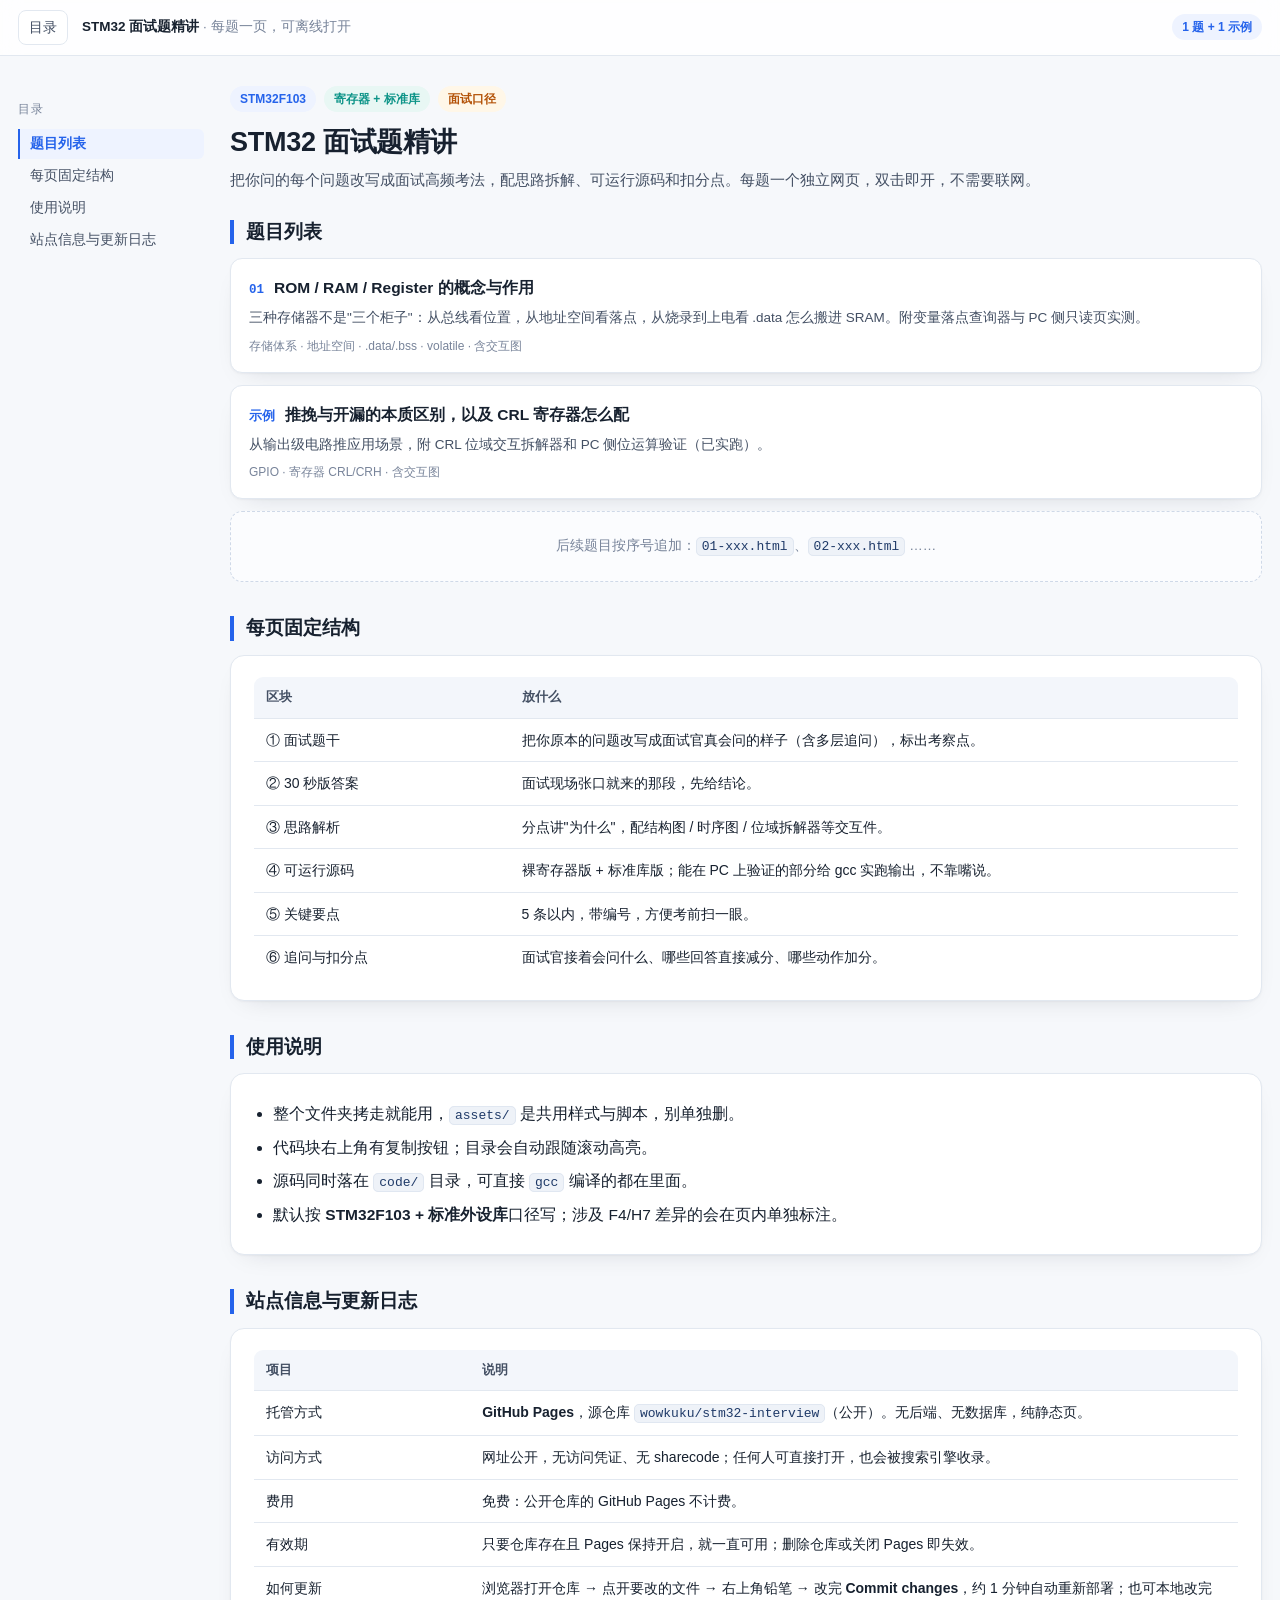
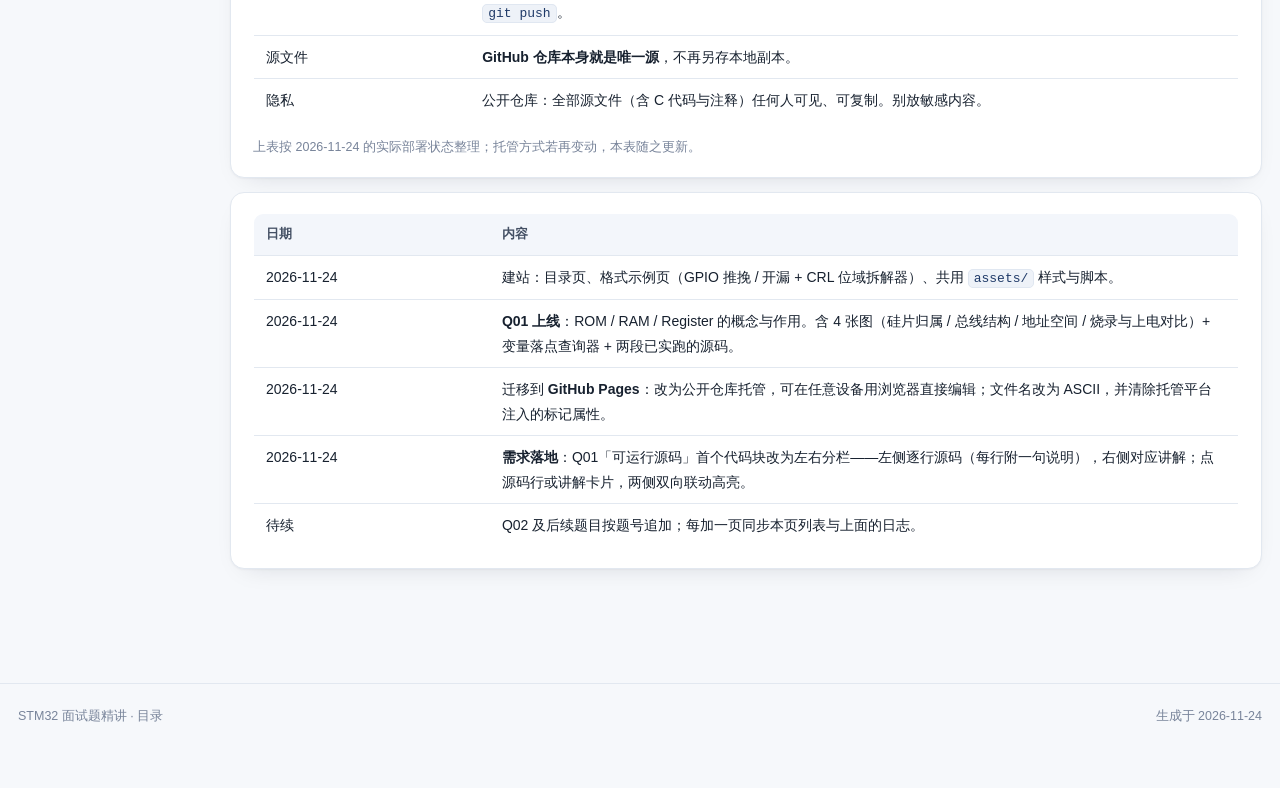
<file: index.html>
<!DOCTYPE html>
<!--
================================================================================
 [项目] STM32 面试题精讲 · 可视化讲解网页系列
 [本页] 目录页（系列入口）
 [生成] 2026-11-24　｜　同目录 README.md 是项目总说明，改代码前先读它
================================================================================

 [目的]
   把学习者连续提出的 STM32 问题，逐题做成独立的单页讲解（面试口径 + 可运行源码）。
   本页是入口：列出所有题目、说明每页的固定结构，便于按题号查阅与复习。

 [维护点] 本页唯一需要人工维护的是题目列表
   新增一个题目页后，在 <div class="plist" id="plist"> 里按序号补一条：
     <a class="pitem" href="NN-英文短名.html"> 内含 pno（题号）/ pt（标题）/ pd（摘要）/ pm（标签）
   顶部"题数"计数与页尾日期由脚本与人工同步。

 [技术结构]
   零依赖、纯离线。共用资源：assets/style.css（样式）、assets/app.js（代码着色 /
   复制按钮 / 目录高亮 / 阅读进度）。本页专属 <script> 仅统计题目条数。

 [事实口径]
   全系列按 STM32F103 + 标准外设库口径；寄存器地址取自 RM0008。

 [修改要求] 后来者（含 AI）必须遵守
   1 不改动 assets/ 两个共用文件，换主题只改 :root 变量。
   2 新增页面必须补列表项，题号与文件名前缀一致。
   3 正文用中文引号，代码与属性用 ASCII 直引号。
   4 本注释内禁止出现连续两个英文字符减号，分隔线统一用等号。
================================================================================
-->
<html lang="zh-CN">
<head>
<meta charset="utf-8">
<meta content="width=device-width, initial-scale=1" name="viewport">
<title>STM32 面试题精讲 · 目录</title>
<link href="assets/style.css" rel="stylesheet">
</head>
<body>
<div id="progress"></div>

<div class="topbar">
  <div class="inner">
    <a class="home" href="index.html">目录</a>
    <span class="crumb"><b>STM32 面试题精讲</b> · 每题一页，可离线打开</span>
    <span class="chip b" id="counter" style="margin-left:auto">0 题</span>
  </div>
</div>

<div class="layout">
  <aside class="toc">
    <div class="toc-title">目录</div>
    <nav id="toc"></nav>
  </aside>

  <main>
    <div class="hero">
      <div class="tagrow">
        <span class="chip b">STM32F103</span>
        <span class="chip t">寄存器 + 标准库</span>
        <span class="chip w">面试口径</span>
      </div>
      <h1>STM32 面试题精讲</h1>
      <p class="sub">把你问的每个问题改写成面试高频考法，配思路拆解、可运行源码和扣分点。每题一个独立网页，双击即开，不需要联网。</p>
    </div>

    <section class="sec">
      <h2 data-toc="题目列表" id="list">题目列表</h2>
      <div class="plist" id="plist">
        <a class="pitem" href="01-ROM-RAM-Register.html">
          <div class="ph"><span class="pno">01</span><span class="pt">ROM / RAM / Register 的概念与作用</span></div>
          <p class="pd">三种存储器不是"三个柜子"：从总线看位置，从地址空间看落点，从烧录到上电看 .data 怎么搬进 SRAM。附变量落点查询器与 PC 侧只读页实测。</p>
          <div class="pm">存储体系 · 地址空间 · .data/.bss · volatile · 含交互图</div>
        </a>
        <a class="pitem" href="00-demo-gpio-push-pull.html">
          <div class="ph"><span class="pno">示例</span><span class="pt">推挽与开漏的本质区别，以及 CRL 寄存器怎么配</span></div>
          <p class="pd">从输出级电路推应用场景，附 CRL 位域交互拆解器和 PC 侧位运算验证（已实跑）。</p>
          <div class="pm">GPIO · 寄存器 CRL/CRH · 含交互图</div>
        </a>
        <div class="pempty">后续题目按序号追加：<code>01-xxx.html</code>、<code>02-xxx.html</code> ……</div>
      </div>
    </section>

    <section class="sec">
      <h2 data-toc="每页固定结构" id="spec">每页固定结构</h2>
      <div class="card">
        <div class="tablewrap">
          <table class="t">
            <thead><tr><th style="width:26%">区块</th><th>放什么</th></tr></thead>
            <tbody>
              <tr><td>① 面试题干</td><td>把你原本的问题改写成面试官真会问的样子（含多层追问），标出考察点。</td></tr>
              <tr><td>② 30 秒版答案</td><td>面试现场张口就来的那段，先给结论。</td></tr>
              <tr><td>③ 思路解析</td><td>分点讲"为什么"，配结构图 / 时序图 / 位域拆解器等交互件。</td></tr>
              <tr><td>④ 可运行源码</td><td>裸寄存器版 + 标准库版；能在 PC 上验证的部分给 gcc 实跑输出，不靠嘴说。</td></tr>
              <tr><td>⑤ 关键要点</td><td>5 条以内，带编号，方便考前扫一眼。</td></tr>
              <tr><td>⑥ 追问与扣分点</td><td>面试官接着会问什么、哪些回答直接减分、哪些动作加分。</td></tr>
            </tbody>
          </table>
        </div>
      </div>
    </section>

    <section class="sec">
      <h2 data-toc="使用说明" id="notes">使用说明</h2>
      <div class="card">
        <ul class="plain">
          <li>整个文件夹拷走就能用，<code>assets/</code> 是共用样式与脚本，别单独删。</li>
          <li>代码块右上角有复制按钮；目录会自动跟随滚动高亮。</li>
          <li>源码同时落在 <code>code/</code> 目录，可直接 <code>gcc</code> 编译的都在里面。</li>
          <li>默认按 <b>STM32F103 + 标准外设库</b>口径写；涉及 F4/H7 差异的会在页内单独标注。</li>
        </ul>
      </div>
    </section>
      <section class="sec">
      <h2 id="site" data-toc="站点信息与更新日志">站点信息与更新日志</h2>

      <div class="card">
        <div class="tablewrap">
          <table class="t">
            <thead><tr><th style="width:22%">项目</th><th>说明</th></tr></thead>
            <tbody>
              <tr><td>托管方式</td><td><b>GitHub Pages</b>，源仓库 <code>wowkuku/stm32-interview</code>（公开）。无后端、无数据库，纯静态页。</td></tr>
              <tr><td>访问方式</td><td>网址公开，无访问凭证、无 sharecode；任何人可直接打开，也会被搜索引擎收录。</td></tr>
              <tr><td>费用</td><td>免费：公开仓库的 GitHub Pages 不计费。</td></tr>
              <tr><td>有效期</td><td>只要仓库存在且 Pages 保持开启，就一直可用；删除仓库或关闭 Pages 即失效。</td></tr>
              <tr><td>如何更新</td><td>浏览器打开仓库 → 点开要改的文件 → 右上角铅笔 → 改完 <b>Commit changes</b>，约 1 分钟自动重新部署；也可本地改完 <code>git push</code>。</td></tr>
              <tr><td>源文件</td><td><b>GitHub 仓库本身就是唯一源</b>，不再另存本地副本。</td></tr>
              <tr><td>隐私</td><td>公开仓库：全部源文件（含 C 代码与注释）任何人可见、可复制。别放敏感内容。</td></tr>
            </tbody>
          </table>
        </div>
        <p class="note-line">上表按 2026-11-24 的实际部署状态整理；托管方式若再变动，本表随之更新。</p>
      </div>

      <div class="card">
        <div class="tablewrap">
          <table class="t">
            <thead><tr><th style="width:24%">日期</th><th>内容</th></tr></thead>
            <tbody>
              <tr><td>2026-11-24</td><td>建站：目录页、格式示例页（GPIO 推挽 / 开漏 + CRL 位域拆解器）、共用 <code>assets/</code> 样式与脚本。</td></tr>
              <tr><td>2026-11-24</td><td><b>Q01 上线</b>：ROM / RAM / Register 的概念与作用。含 4 张图（硅片归属 / 总线结构 / 地址空间 / 烧录与上电对比）+ 变量落点查询器 + 两段已实跑的源码。</td></tr>
              <tr><td>2026-11-24</td><td>迁移到 <b>GitHub Pages</b>：改为公开仓库托管，可在任意设备用浏览器直接编辑；文件名改为 ASCII，并清除托管平台注入的标记属性。</td></tr>
              <tr><td>2026-11-24</td><td><b>需求落地</b>：Q01「可运行源码」首个代码块改为左右分栏——左侧逐行源码（每行附一句说明），右侧对应讲解；点源码行或讲解卡片，两侧双向联动高亮。</td></tr>
              <tr><td>待续</td><td>Q02 及后续题目按题号追加；每加一页同步本页列表与上面的日志。</td></tr>
            </tbody>
          </table>
        </div>
      </div>
    </section>
  </main>
</div>

<footer class="pg">
  <span>STM32 面试题精讲 · 目录</span>
  <span>生成于 2026-11-24</span>
</footer>

<script src="assets/app.js"></script>
<script>
(function () {
  var n = document.querySelectorAll('#plist a.pitem').length;
  var el = document.getElementById('counter');
  if (el) el.textContent = (n - 1 > 0 ? n - 1 : 0) + ' 题 + 1 示例';
})();
</script>
</body>
</html>
</file>
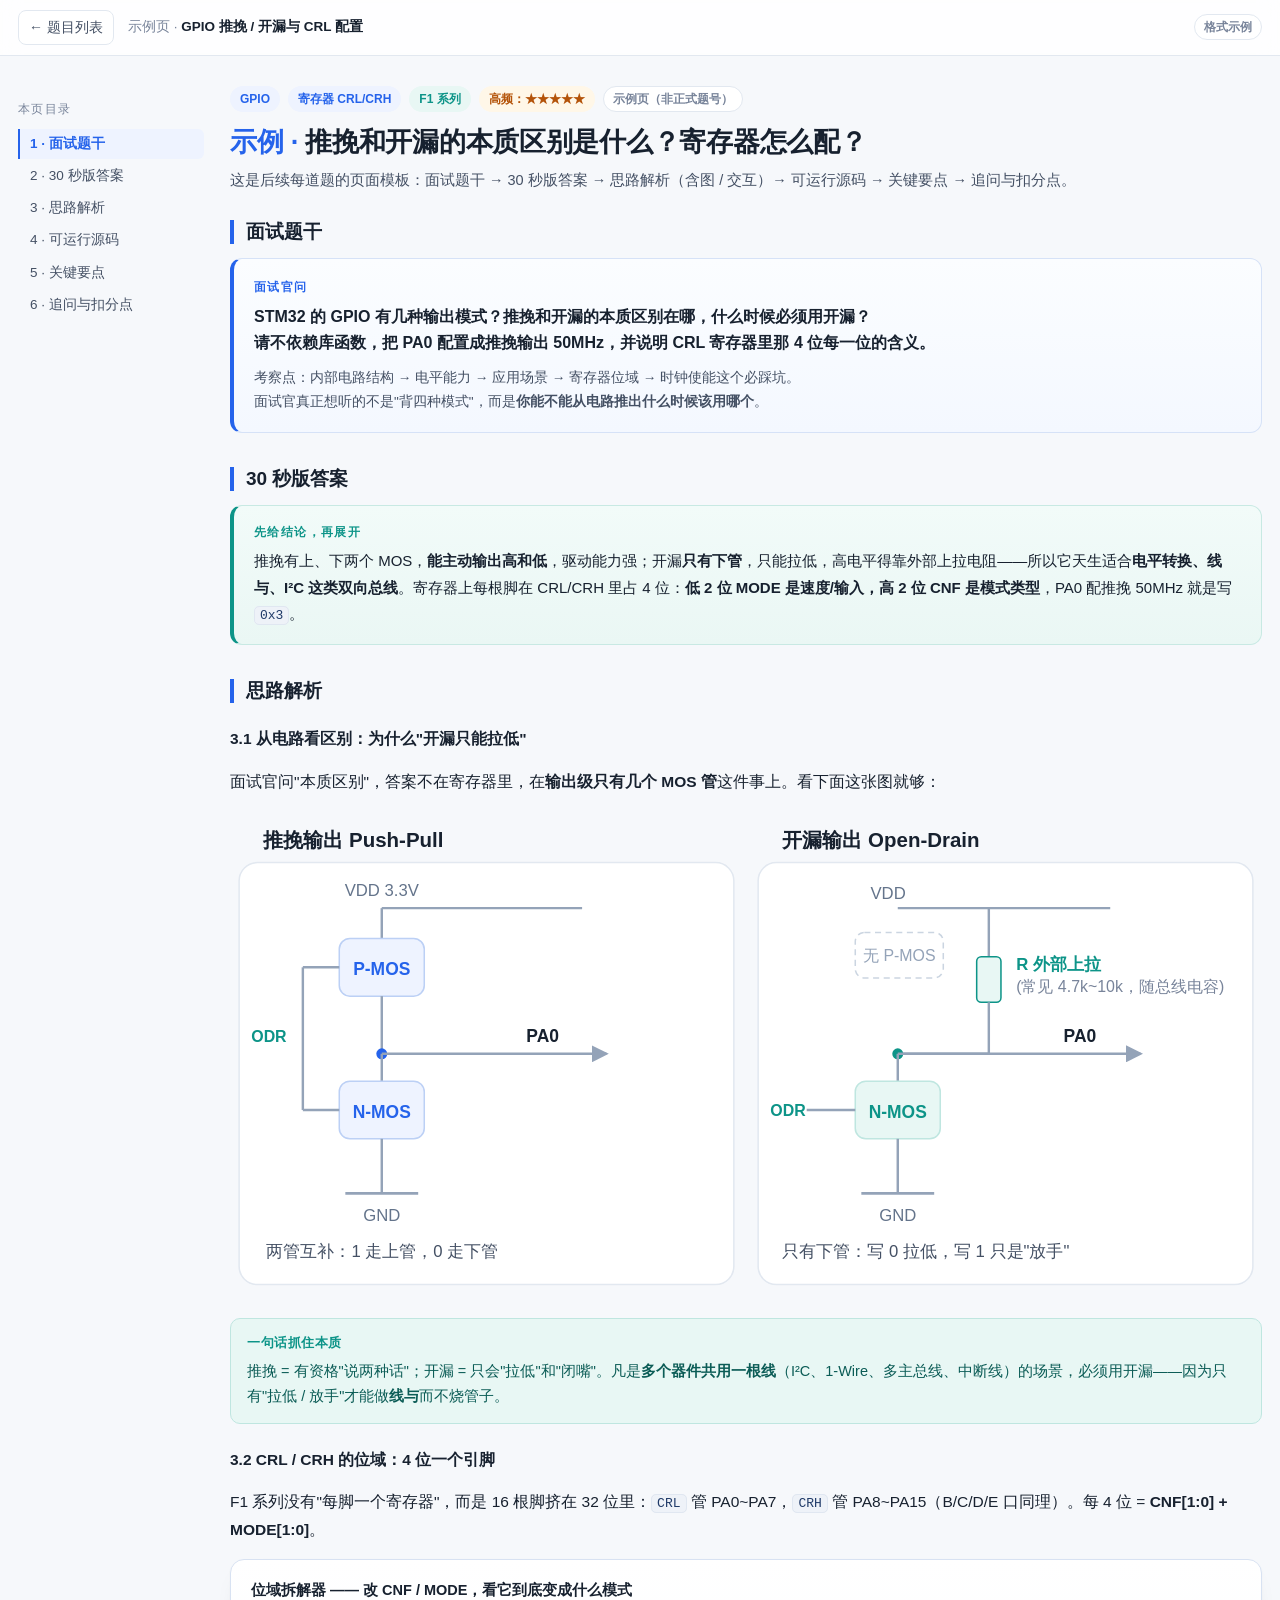
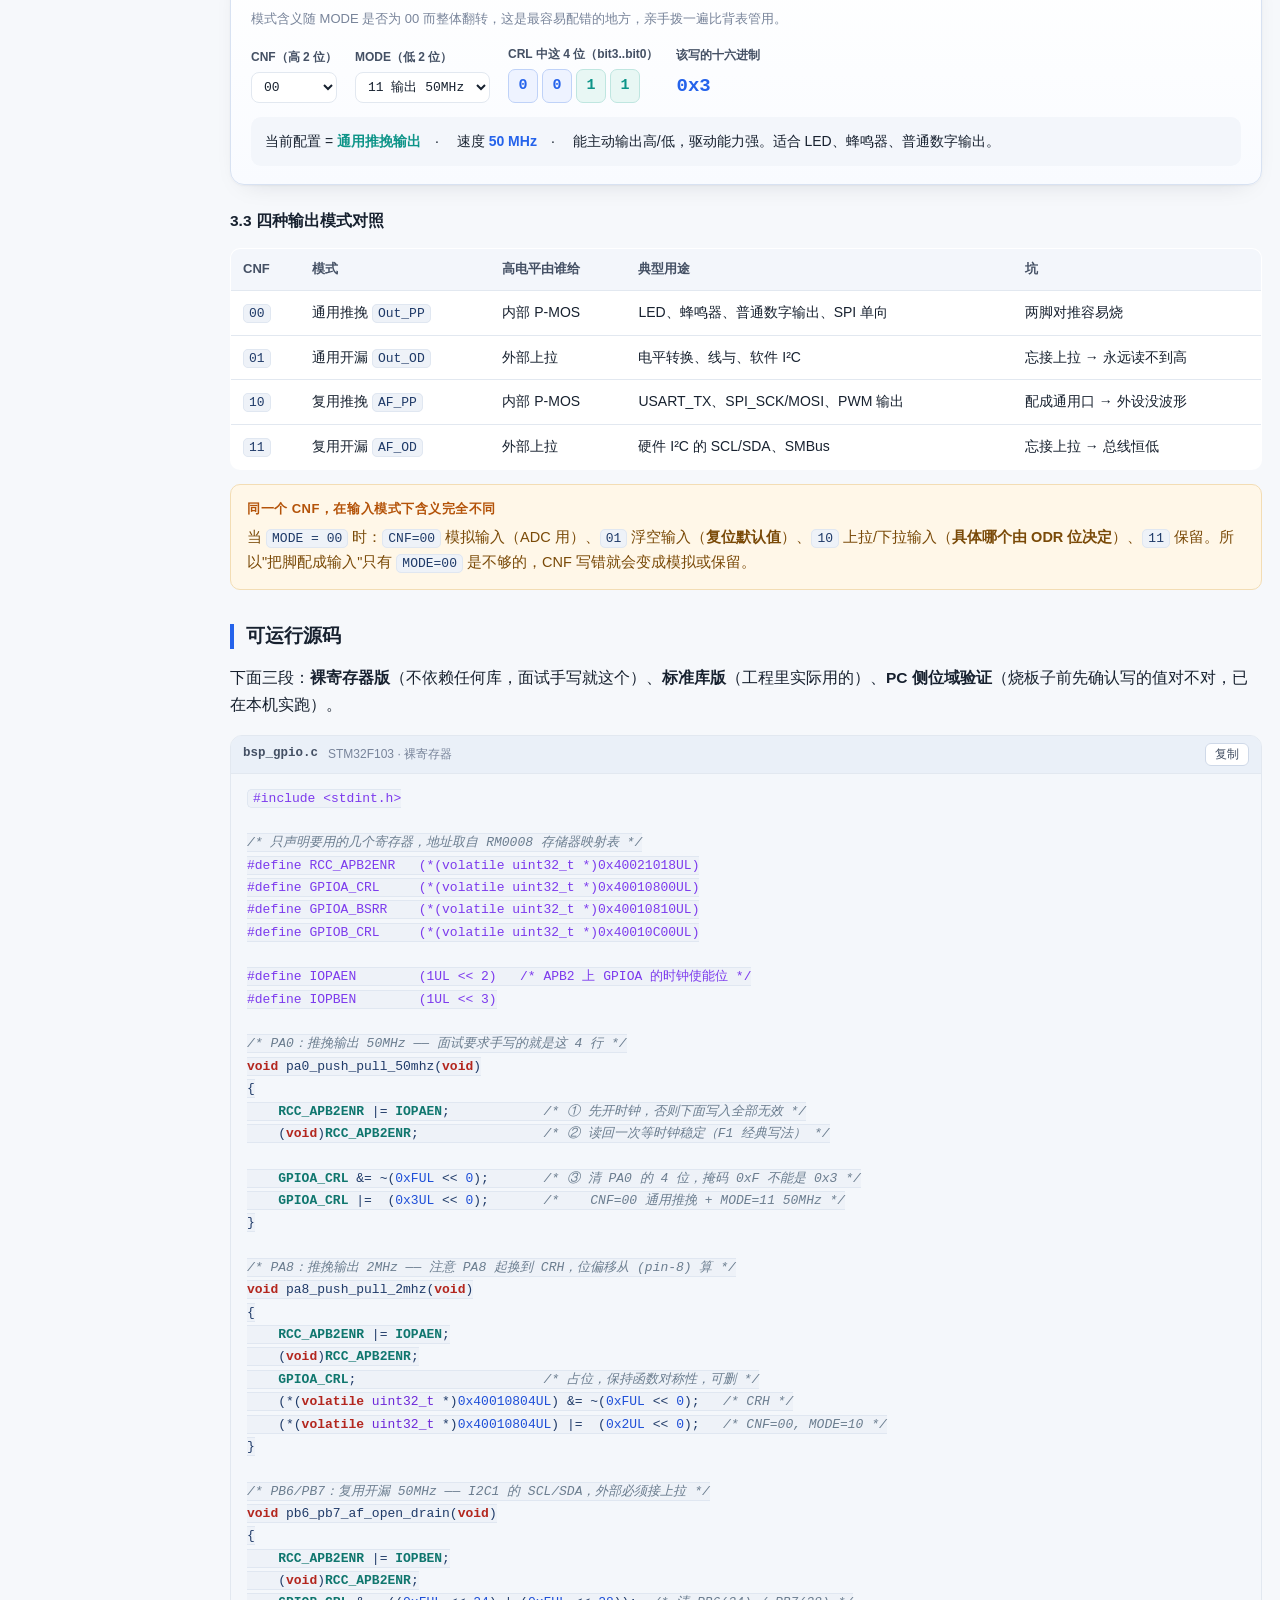
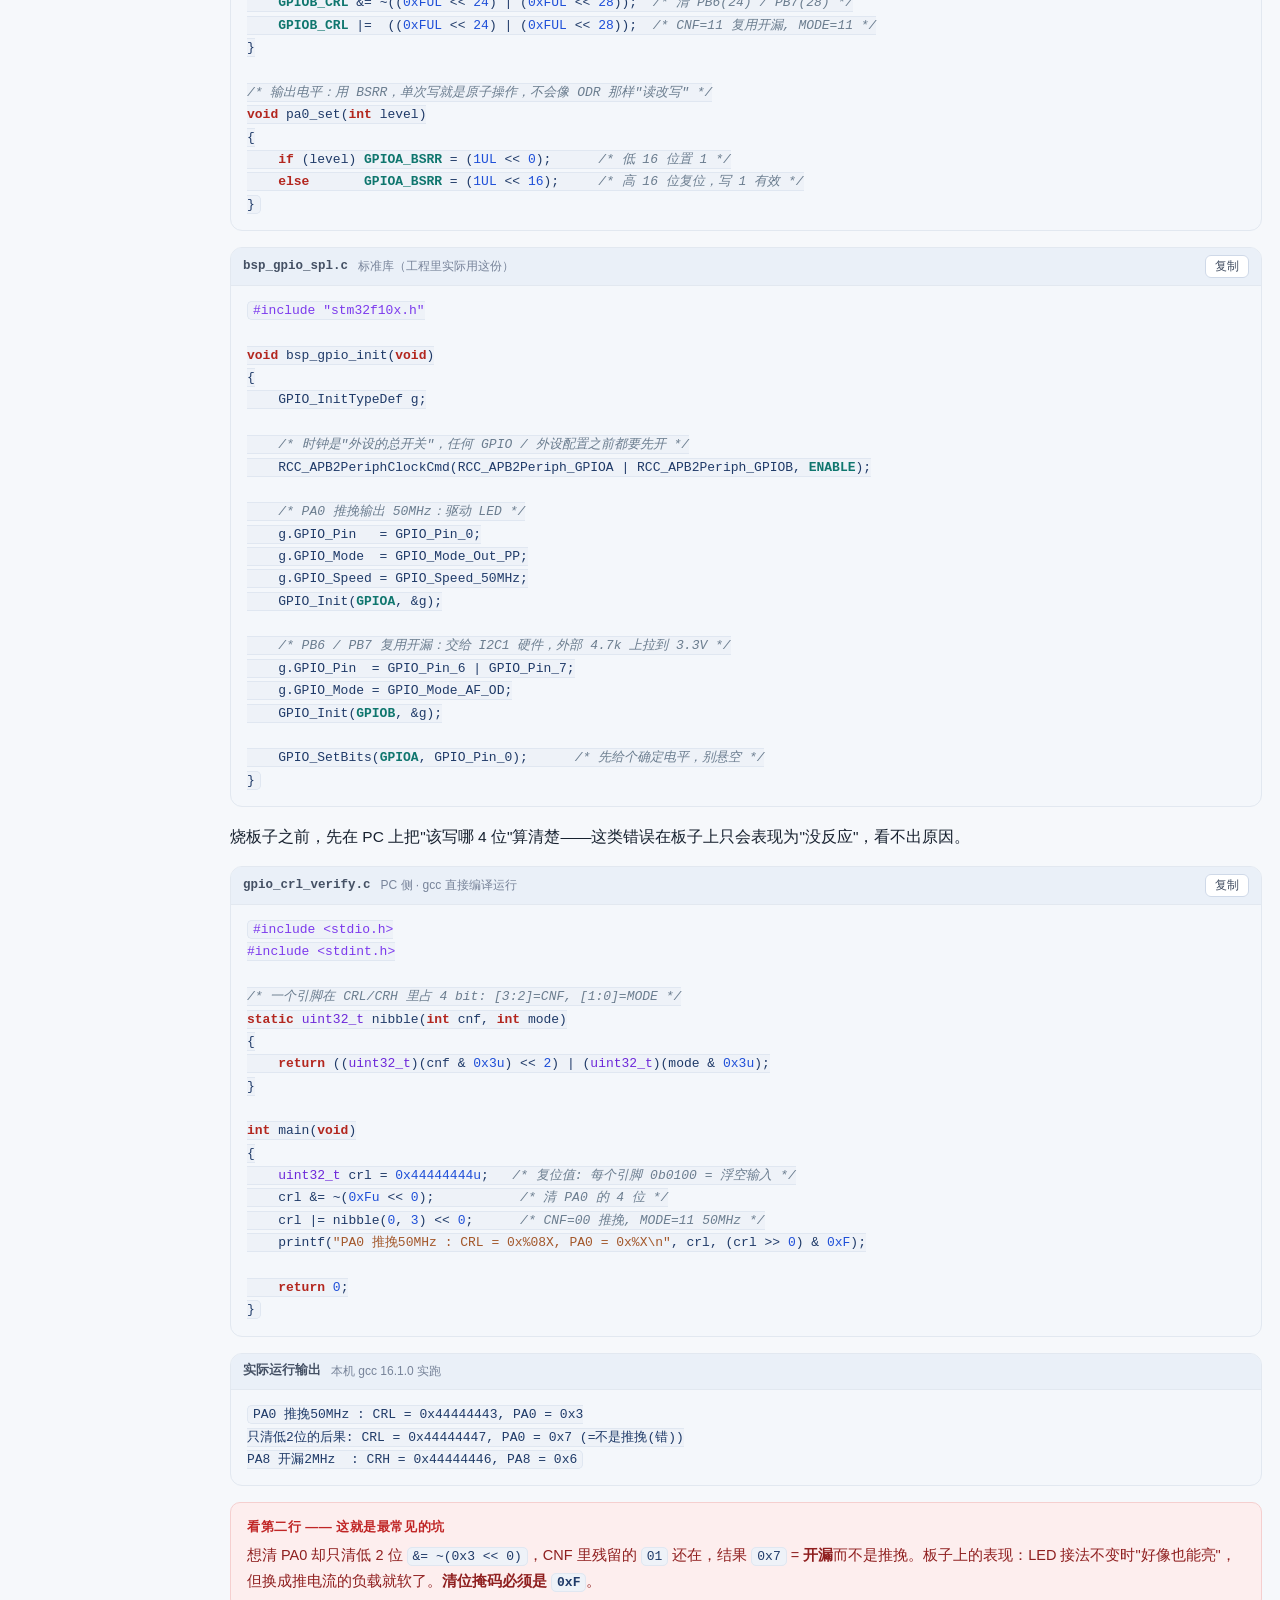
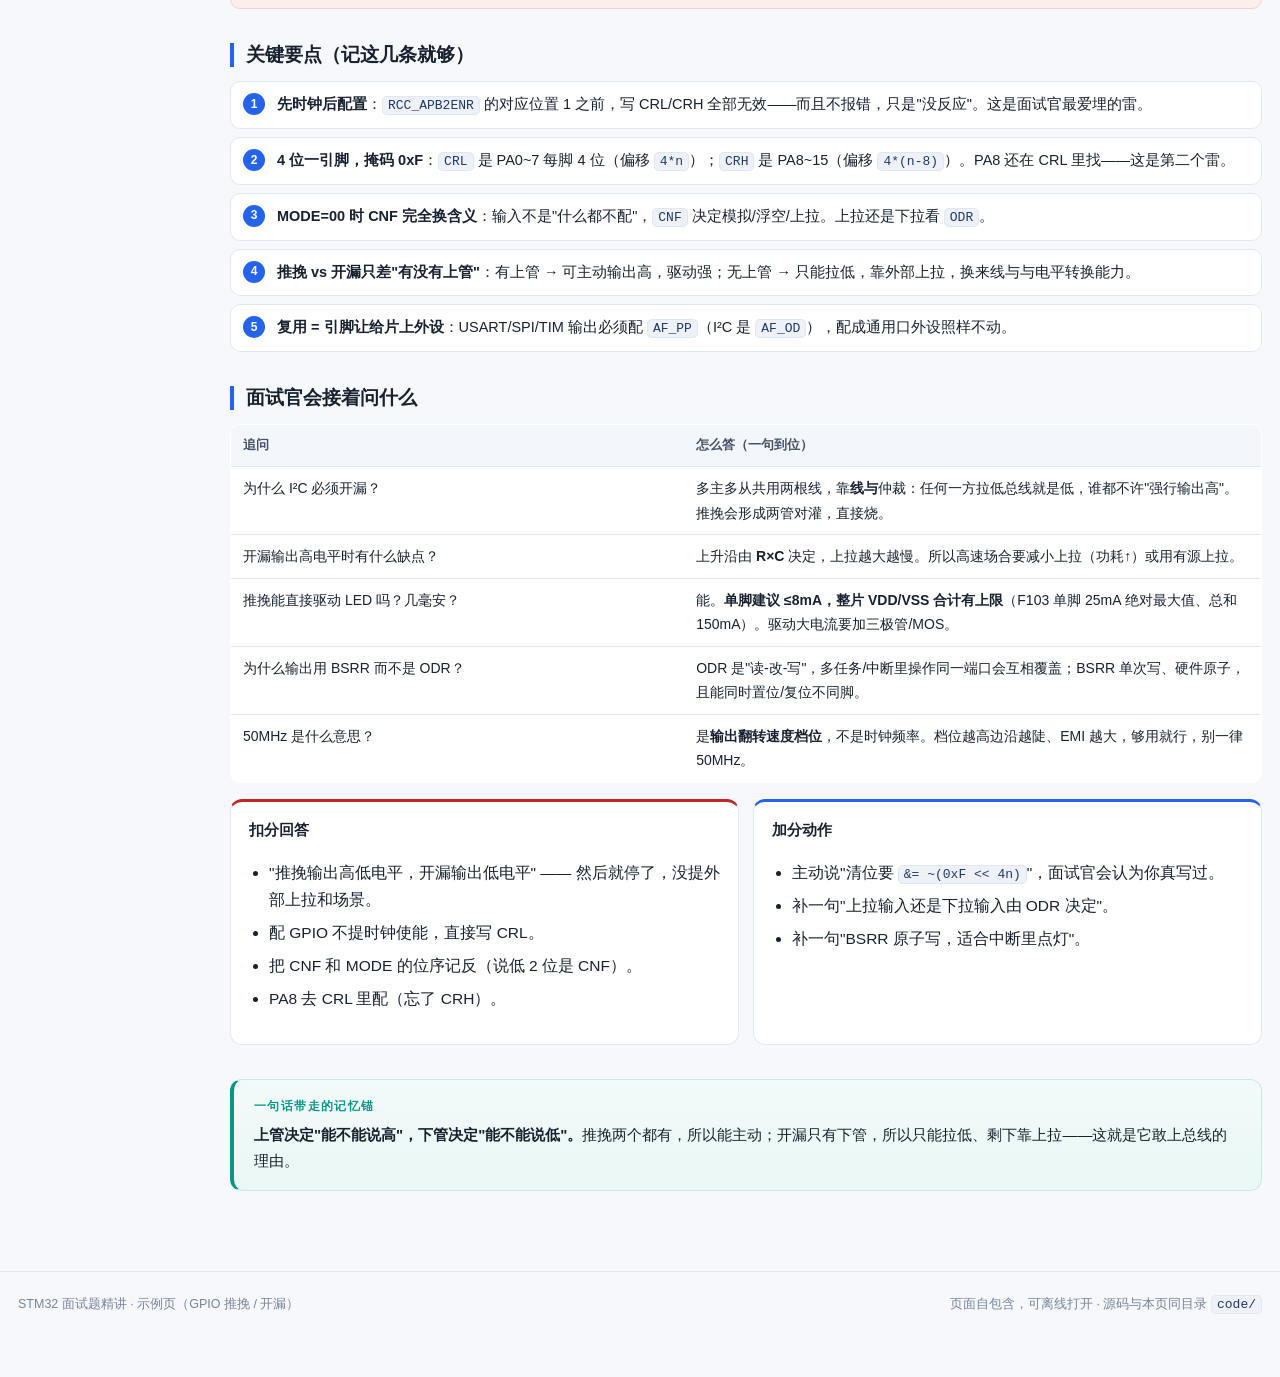
<file: 00-demo-gpio-push-pull.html>
<!DOCTYPE html>
<!--
================================================================================
 [项目] STM32 面试题精讲 · 可视化讲解网页系列
 [本页] 格式示例页 · GPIO 推挽与开漏的本质区别 + CRL 寄存器配置（非正式题号）
 [生成] 2026-11-24　｜　同目录 README.md 是项目总说明，改代码前先读它
================================================================================

 [目的]
   系列第一页，用于"定版式"：把一个问题改写成面试考法并做成单页讲解的标准样子。
   后续题目页（01、02 …）直接复用本页的六块结构与 assets/ 共用资源。
   本页要回答的问题：推挽与开漏的本质区别、各自适用场景、CRL 位域怎么配。

 [页面结构] 固定六块，顺序不许调换
   ① 面试题干 ② 30 秒版答案 ③ 思路解析（含 1 张输出级对比 SVG
   + 交互件"CRL 位域拆解器"）④ 可运行源码（裸寄存器 / 标准库 / PC 侧位运算验证）
   ⑤ 关键要点 ⑥ 追问与扣分点，页尾一句"记忆锚"。

 [技术结构]
   零依赖、纯离线：assets/style.css 提供全部样式（浅色主题，:root 变量）；
   assets/app.js 负责代码着色、复制按钮、目录滚动高亮、阅读进度；
   本页专属 <script> 只有位域拆解器一段，纯原生 JS，无第三方库。
   可编译源码在 code/ 目录，页内代码块为节选。

 [事实口径]
   STM32F103 + 标准外设库 / 裸寄存器；寄存器位定义取自 RM0008；
   PC 侧位运算结论来自 gcc 实跑输出。

 [修改要求] 后来者（含 AI）必须遵守
   1 不改动 assets/ 两个共用文件（其他页面依赖），换主题只改 :root 变量。
   2 代码块特殊字符需转义；不需着色的块加 data-raw。
   3 正文用中文引号，代码与属性用 ASCII 直引号。
   4 新增 h2 时补 id 与 data-toc；新增页面后同步 index.html 列表。
   5 本注释内禁止出现连续两个英文字符减号，分隔线统一用等号。
================================================================================
-->
<html lang="zh-CN">
<head>
<meta charset="utf-8">
<meta name="viewport" content="width=device-width, initial-scale=1">
<title>示例页 · GPIO 推挽与开漏 · STM32 面试题精讲</title>
<link rel="stylesheet" href="assets/style.css">
</head>
<body>
<div id="progress"></div>

<div class="topbar">
  <div class="inner">
    <a class="home" href="index.html">← 题目列表</a>
    <span class="crumb">示例页 · <b>GPIO 推挽 / 开漏与 CRL 配置</b></span>
    <span class="chip ghost" style="margin-left:auto">格式示例</span>
  </div>
</div>

<div class="layout">
  <aside class="toc">
    <div class="toc-title">本页目录</div>
    <nav id="toc"></nav>
  </aside>

  <main>
    <div class="hero">
      <div class="tagrow">
        <span class="chip b">GPIO</span>
        <span class="chip b">寄存器 CRL/CRH</span>
        <span class="chip t">F1 系列</span>
        <span class="chip w">高频：★★★★★</span>
        <span class="chip ghost">示例页（非正式题号）</span>
      </div>
      <h1><span class="qno">示例 ·</span> 推挽和开漏的本质区别是什么？寄存器怎么配？</h1>
      <p class="sub">这是后续每道题的页面模板：面试题干 → 30 秒版答案 → 思路解析（含图 / 交互）→ 可运行源码 → 关键要点 → 追问与扣分点。</p>
    </div>

    <!-- ============ 1. 面试题干 ============ -->
    <section class="sec">
      <h2 id="q" data-toc="1 · 面试题干">面试题干</h2>
      <div class="qbox">
        <div class="qlabel">面试官问</div>
        <p class="qtext">STM32 的 GPIO 有几种输出模式？推挽和开漏的本质区别在哪，什么时候必须用开漏？<br>
        请不依赖库函数，把 PA0 配置成推挽输出 50MHz，并说明 CRL 寄存器里那 4 位每一位的含义。</p>
        <p class="qsub">考察点：内部电路结构 → 电平能力 → 应用场景 → 寄存器位域 → 时钟使能这个必踩坑。<br>
        面试官真正想听的不是"背四种模式"，而是<b>你能不能从电路推出什么时候该用哪个</b>。</p>
      </div>
    </section>

    <!-- ============ 2. 30 秒版 ============ -->
    <section class="sec">
      <h2 id="tldr" data-toc="2 · 30 秒版答案">30 秒版答案</h2>
      <div class="tldr">
        <div class="tl">先给结论，再展开</div>
        <p>推挽有上、下两个 MOS，<b>能主动输出高和低</b>，驱动能力强；开漏<b>只有下管</b>，只能拉低，高电平得靠外部上拉电阻——所以它天生适合<b>电平转换、线与、I²C 这类双向总线</b>。寄存器上每根脚在 CRL/CRH 里占 4 位：<b>低 2 位 MODE 是速度/输入，高 2 位 CNF 是模式类型</b>，PA0 配推挽 50MHz 就是写 <code>0x3</code>。</p>
      </div>
    </section>

    <!-- ============ 3. 思路解析 ============ -->
    <section class="sec">
      <h2 id="how" data-toc="3 · 思路解析">思路解析</h2>

      <h3>3.1 从电路看区别：为什么"开漏只能拉低"</h3>
      <p>面试官问"本质区别"，答案不在寄存器里，在<b>输出级只有几个 MOS 管</b>这件事上。看下面这张图就够：</p>

      <svg viewBox="0 0 680 320" width="100%" role="img" aria-label="推挽与开漏输出级对比示意图" style="font-family:-apple-system,'Segoe UI','Microsoft YaHei',sans-serif">
        <defs>
          <marker id="ar" markerWidth="7" markerHeight="7" refX="6" refY="3.5" orient="auto">
            <path d="M0,0 L7,3.5 L0,7 z" fill="#94a3b8"/>
          </marker>
        </defs>

        <!-- 标题 -->
        <text x="22" y="24" font-size="13.5" font-weight="700" fill="#17212f">推挽输出 Push-Pull</text>
        <text x="364" y="24" font-size="13.5" font-weight="700" fill="#17212f">开漏输出 Open-Drain</text>

        <!-- 左面板 -->
        <rect x="6" y="34" width="326" height="278" rx="12" fill="#ffffff" stroke="#e2e8f0"/>
        <text x="100" y="56" font-size="11" fill="#64748b" text-anchor="middle">VDD 3.3V</text>
        <line x1="100" y1="64" x2="232" y2="64" stroke="#94a3b8" stroke-width="1.6"/>
        <line x1="100" y1="64" x2="100" y2="84" stroke="#94a3b8" stroke-width="1.6"/>
        <rect x="72" y="84" width="56" height="38" rx="7" fill="#eef3ff" stroke="#bcd0f5"/>
        <text x="100" y="108" font-size="11.5" font-weight="600" fill="#2563eb" text-anchor="middle">P-MOS</text>
        <line x1="100" y1="122" x2="100" y2="160" stroke="#94a3b8" stroke-width="1.6"/>
        <circle cx="100" cy="160" r="3.6" fill="#2563eb"/>
        <line x1="100" y1="160" x2="248" y2="160" stroke="#94a3b8" stroke-width="1.6" marker-end="url(#ar)"/>
        <text x="206" y="152" font-size="11.5" font-weight="700" fill="#17212f" text-anchor="middle">PA0</text>
        <line x1="100" y1="160" x2="100" y2="178" stroke="#94a3b8" stroke-width="1.6"/>
        <rect x="72" y="178" width="56" height="38" rx="7" fill="#eef3ff" stroke="#bcd0f5"/>
        <text x="100" y="202" font-size="11.5" font-weight="600" fill="#2563eb" text-anchor="middle">N-MOS</text>
        <line x1="100" y1="216" x2="100" y2="252" stroke="#94a3b8" stroke-width="1.6"/>
        <line x1="76" y1="252" x2="124" y2="252" stroke="#94a3b8" stroke-width="1.8"/>
        <text x="100" y="270" font-size="11" fill="#64748b" text-anchor="middle">GND</text>
        <!-- 栅极 -->
        <line x1="48" y1="103" x2="48" y2="197" stroke="#94a3b8" stroke-width="1.6"/>
        <line x1="48" y1="103" x2="72" y2="103" stroke="#94a3b8" stroke-width="1.6"/>
        <line x1="48" y1="197" x2="72" y2="197" stroke="#94a3b8" stroke-width="1.6"/>
        <text x="14" y="152" font-size="10.5" fill="#0d9488" font-weight="700">ODR</text>
        <text x="24" y="294" font-size="11" fill="#445064">两管互补：1 走上管，0 走下管</text>

        <!-- 右面板 -->
        <rect x="348" y="34" width="326" height="278" rx="12" fill="#ffffff" stroke="#e2e8f0"/>
        <text x="422" y="58" font-size="11" fill="#64748b">VDD</text>
        <line x1="440" y1="64" x2="580" y2="64" stroke="#94a3b8" stroke-width="1.6"/>
        <line x1="500" y1="64" x2="500" y2="96" stroke="#94a3b8" stroke-width="1.6"/>
        <rect x="492" y="96" width="16" height="30" rx="3" fill="#e8f7f4" stroke="#0d9488"/>
        <text x="518" y="105" font-size="11" fill="#0d9488" font-weight="700">R 外部上拉</text>
        <text x="518" y="119" font-size="10.5" fill="#78849a">(常见 4.7k~10k，随总线电容)</text>
        <line x1="500" y1="126" x2="500" y2="160" stroke="#94a3b8" stroke-width="1.6"/>
        <line x1="440" y1="160" x2="500" y2="160" stroke="#94a3b8" stroke-width="1.6"/>
        <circle cx="440" cy="160" r="3.6" fill="#0d9488"/>
        <line x1="440" y1="160" x2="600" y2="160" stroke="#94a3b8" stroke-width="1.6" marker-end="url(#ar)"/>
        <text x="560" y="152" font-size="11.5" font-weight="700" fill="#17212f" text-anchor="middle">PA0</text>
        <!-- 无上管 -->
        <rect x="412" y="80" width="58" height="30" rx="6" fill="#ffffff" stroke="#cbd5e1" stroke-dasharray="4 3"/>
        <text x="441" y="99" font-size="10.5" fill="#94a3b8" text-anchor="middle">无 P-MOS</text>
        <line x1="440" y1="160" x2="440" y2="178" stroke="#94a3b8" stroke-width="1.6"/>
        <rect x="412" y="178" width="56" height="38" rx="7" fill="#e8f7f4" stroke="#bfe6e0"/>
        <text x="440" y="202" font-size="11.5" font-weight="600" fill="#0d9488" text-anchor="middle">N-MOS</text>
        <line x1="380" y1="197" x2="412" y2="197" stroke="#94a3b8" stroke-width="1.6"/>
        <text x="356" y="201" font-size="10.5" fill="#0d9488" font-weight="700">ODR</text>
        <line x1="440" y1="216" x2="440" y2="252" stroke="#94a3b8" stroke-width="1.6"/>
        <line x1="416" y1="252" x2="464" y2="252" stroke="#94a3b8" stroke-width="1.8"/>
        <text x="440" y="270" font-size="11" fill="#64748b" text-anchor="middle">GND</text>
        <text x="364" y="294" font-size="11" fill="#445064">只有下管：写 0 拉低，写 1 只是"放手"</text>
      </svg>

      <div class="callout good">
        <span class="ct">一句话抓住本质</span>
        推挽 = 有资格"说两种话"；开漏 = 只会"拉低"和"闭嘴"。凡是<b>多个器件共用一根线</b>（I²C、1-Wire、多主总线、中断线）的场景，必须用开漏——因为只有"拉低 / 放手"才能做<b>线与</b>而不烧管子。
      </div>

      <h3>3.2 CRL / CRH 的位域：4 位一个引脚</h3>
      <p>F1 系列没有"每脚一个寄存器"，而是 16 根脚挤在 32 位里：<code>CRL</code> 管 PA0~PA7，<code>CRH</code> 管 PA8~PA15（B/C/D/E 口同理）。每 4 位 = <b>CNF[1:0] + MODE[1:0]</b>。</p>

      <div class="widget">
        <h4>位域拆解器 —— 改 CNF / MODE，看它到底变成什么模式</h4>
        <p class="wsub">模式含义随 MODE 是否为 00 而整体翻转，这是最容易配错的地方，亲手拨一遍比背表管用。</p>
        <div class="wrow">
          <div class="wfield">
            <label for="cnf">CNF（高 2 位）</label>
            <select id="cnf">
              <option value="0">00</option>
              <option value="1">01</option>
              <option value="2">10</option>
              <option value="3">11</option>
            </select>
          </div>
          <div class="wfield">
            <label for="mode">MODE（低 2 位）</label>
            <select id="mode">
              <option value="0">00 输入</option>
              <option value="1">01 输出 10MHz</option>
              <option value="2">10 输出 2MHz</option>
              <option value="3" selected>11 输出 50MHz</option>
            </select>
          </div>
          <div class="wfield">
            <label>CRL 中这 4 位（bit3..bit0）</label>
            <div class="bits" id="bits">
              <span class="c">0</span><span class="c">0</span><span class="m">1</span><span class="m">1</span>
            </div>
          </div>
          <div class="wfield">
            <label>该写的十六进制</label>
            <div style="font-family:var(--mono);font-size:19px;font-weight:700;color:#2563eb" id="hexv">0x3</div>
          </div>
        </div>
        <div class="wout">
          当前配置 = <span class="modename" id="modename">通用推挽输出</span>　·　
          速度 <b id="spdv">50 MHz</b>　·　
          <span id="tipv">能主动输出高/低，适合驱动 LED、推蜂鸣器。</span>
        </div>
      </div>

      <h3>3.3 四种输出模式对照</h3>
      <div class="tablewrap">
        <table class="t">
          <thead>
            <tr><th>CNF</th><th>模式</th><th>高电平由谁给</th><th>典型用途</th><th>坑</th></tr>
          </thead>
          <tbody>
            <tr><td><code>00</code></td><td>通用推挽 <code>Out_PP</code></td><td>内部 P-MOS</td><td>LED、蜂鸣器、普通数字输出、SPI 单向</td><td>两脚对推容易烧</td></tr>
            <tr><td><code>01</code></td><td>通用开漏 <code>Out_OD</code></td><td>外部上拉</td><td>电平转换、线与、软件 I²C</td><td>忘接上拉 → 永远读不到高</td></tr>
            <tr><td><code>10</code></td><td>复用推挽 <code>AF_PP</code></td><td>内部 P-MOS</td><td>USART_TX、SPI_SCK/MOSI、PWM 输出</td><td>配成通用口 → 外设没波形</td></tr>
            <tr><td><code>11</code></td><td>复用开漏 <code>AF_OD</code></td><td>外部上拉</td><td>硬件 I²C 的 SCL/SDA、SMBus</td><td>忘接上拉 → 总线恒低</td></tr>
          </tbody>
        </table>
      </div>

      <div class="callout warn">
        <span class="ct">同一个 CNF，在输入模式下含义完全不同</span>
        当 <code>MODE = 00</code> 时：<code>CNF=00</code> 模拟输入（ADC 用）、<code>01</code> 浮空输入（<b>复位默认值</b>）、<code>10</code> 上拉/下拉输入（<b>具体哪个由 ODR 位决定</b>）、<code>11</code> 保留。所以"把脚配成输入"只有 <code>MODE=00</code> 是不够的，CNF 写错就会变成模拟或保留。
      </div>
    </section>

    <!-- ============ 4. 源码 ============ -->
    <section class="sec">
      <h2 id="code" data-toc="4 · 可运行源码">可运行源码</h2>
      <p>下面三段：<b>裸寄存器版</b>（不依赖任何库，面试手写就这个）、<b>标准库版</b>（工程里实际用的）、<b>PC 侧位域验证</b>（烧板子前先确认写的值对不对，已在本机实跑）。</p>

      <figure class="code">
        <figcaption><span class="fname">bsp_gpio.c</span><span class="note">STM32F103 · 裸寄存器</span><button class="copy" type="button">复制</button></figcaption>
        <pre><code class="lang-c">#include &lt;stdint.h&gt;

/* 只声明要用的几个寄存器，地址取自 RM0008 存储器映射表 */
#define RCC_APB2ENR   (*(volatile uint32_t *)0x40021018UL)
#define GPIOA_CRL     (*(volatile uint32_t *)0x40010800UL)
#define GPIOA_BSRR    (*(volatile uint32_t *)0x40010810UL)
#define GPIOB_CRL     (*(volatile uint32_t *)0x40010C00UL)

#define IOPAEN        (1UL &lt;&lt; 2)   /* APB2 上 GPIOA 的时钟使能位 */
#define IOPBEN        (1UL &lt;&lt; 3)

/* PA0：推挽输出 50MHz —— 面试要求手写的就是这 4 行 */
void pa0_push_pull_50mhz(void)
{
    RCC_APB2ENR |= IOPAEN;            /* ① 先开时钟，否则下面写入全部无效 */
    (void)RCC_APB2ENR;                /* ② 读回一次等时钟稳定（F1 经典写法） */

    GPIOA_CRL &amp;= ~(0xFUL &lt;&lt; 0);       /* ③ 清 PA0 的 4 位，掩码 0xF 不能是 0x3 */
    GPIOA_CRL |=  (0x3UL &lt;&lt; 0);       /*    CNF=00 通用推挽 + MODE=11 50MHz */
}

/* PA8：推挽输出 2MHz —— 注意 PA8 起换到 CRH，位偏移从 (pin-8) 算 */
void pa8_push_pull_2mhz(void)
{
    RCC_APB2ENR |= IOPAEN;
    (void)RCC_APB2ENR;
    GPIOA_CRL;                        /* 占位，保持函数对称性，可删 */
    (*(volatile uint32_t *)0x40010804UL) &amp;= ~(0xFUL &lt;&lt; 0);   /* CRH */
    (*(volatile uint32_t *)0x40010804UL) |=  (0x2UL &lt;&lt; 0);   /* CNF=00, MODE=10 */
}

/* PB6/PB7：复用开漏 50MHz —— I2C1 的 SCL/SDA，外部必须接上拉 */
void pb6_pb7_af_open_drain(void)
{
    RCC_APB2ENR |= IOPBEN;
    (void)RCC_APB2ENR;
    GPIOB_CRL &amp;= ~((0xFUL &lt;&lt; 24) | (0xFUL &lt;&lt; 28));  /* 清 PB6(24) / PB7(28) */
    GPIOB_CRL |=  ((0xFUL &lt;&lt; 24) | (0xFUL &lt;&lt; 28));  /* CNF=11 复用开漏, MODE=11 */
}

/* 输出电平：用 BSRR，单次写就是原子操作，不会像 ODR 那样"读改写" */
void pa0_set(int level)
{
    if (level) GPIOA_BSRR = (1UL &lt;&lt; 0);      /* 低 16 位置 1 */
    else       GPIOA_BSRR = (1UL &lt;&lt; 16);     /* 高 16 位复位，写 1 有效 */
}</code></pre>
      </figure>

      <figure class="code">
        <figcaption><span class="fname">bsp_gpio_spl.c</span><span class="note">标准库（工程里实际用这份）</span><button class="copy" type="button">复制</button></figcaption>
        <pre><code class="lang-c">#include "stm32f10x.h"

void bsp_gpio_init(void)
{
    GPIO_InitTypeDef g;

    /* 时钟是"外设的总开关"，任何 GPIO / 外设配置之前都要先开 */
    RCC_APB2PeriphClockCmd(RCC_APB2Periph_GPIOA | RCC_APB2Periph_GPIOB, ENABLE);

    /* PA0 推挽输出 50MHz：驱动 LED */
    g.GPIO_Pin   = GPIO_Pin_0;
    g.GPIO_Mode  = GPIO_Mode_Out_PP;
    g.GPIO_Speed = GPIO_Speed_50MHz;
    GPIO_Init(GPIOA, &amp;g);

    /* PB6 / PB7 复用开漏：交给 I2C1 硬件，外部 4.7k 上拉到 3.3V */
    g.GPIO_Pin  = GPIO_Pin_6 | GPIO_Pin_7;
    g.GPIO_Mode = GPIO_Mode_AF_OD;
    GPIO_Init(GPIOB, &amp;g);

    GPIO_SetBits(GPIOA, GPIO_Pin_0);      /* 先给个确定电平，别悬空 */
}</code></pre>
      </figure>

      <p>烧板子之前，先在 PC 上把"该写哪 4 位"算清楚——这类错误在板子上只会表现为"没反应"，看不出原因。</p>

      <figure class="code">
        <figcaption><span class="fname">gpio_crl_verify.c</span><span class="note">PC 侧 · gcc 直接编译运行</span><button class="copy" type="button">复制</button></figcaption>
        <pre><code class="lang-c">#include &lt;stdio.h&gt;
#include &lt;stdint.h&gt;

/* 一个引脚在 CRL/CRH 里占 4 bit: [3:2]=CNF, [1:0]=MODE */
static uint32_t nibble(int cnf, int mode)
{
    return ((uint32_t)(cnf &amp; 0x3u) &lt;&lt; 2) | (uint32_t)(mode &amp; 0x3u);
}

int main(void)
{
    uint32_t crl = 0x44444444u;   /* 复位值: 每个引脚 0b0100 = 浮空输入 */
    crl &amp;= ~(0xFu &lt;&lt; 0);           /* 清 PA0 的 4 位 */
    crl |= nibble(0, 3) &lt;&lt; 0;      /* CNF=00 推挽, MODE=11 50MHz */
    printf("PA0 推挽50MHz : CRL = 0x%08X, PA0 = 0x%X\n", crl, (crl &gt;&gt; 0) &amp; 0xF);

    return 0;
}</code></pre>
      </figure>

      <figure class="code">
        <figcaption><span class="fname">实际运行输出</span><span class="note">本机 gcc 16.1.0 实跑</span></figcaption>
        <pre><code data-raw>PA0 推挽50MHz : CRL = 0x44444443, PA0 = 0x3
只清低2位的后果: CRL = 0x44444447, PA0 = 0x7 (=不是推挽(错))
PA8 开漏2MHz  : CRH = 0x44444446, PA8 = 0x6</code></pre>
      </figure>

      <div class="callout bad">
        <span class="ct">看第二行 —— 这就是最常见的坑</span>
        想清 PA0 却只清低 2 位 <code>&amp;= ~(0x3 &lt;&lt; 0)</code>，CNF 里残留的 <code>01</code> 还在，结果 <code>0x7</code> = <b>开漏</b>而不是推挽。板子上的表现：LED 接法不变时"好像也能亮"，但换成推电流的负载就软了。<b>清位掩码必须是 <code>0xF</code></b>。
      </div>
    </section>

    <!-- ============ 5. 关键要点 ============ -->
    <section class="sec">
      <h2 id="key" data-toc="5 · 关键要点">关键要点（记这几条就够）</h2>
      <ul class="points">
        <li><b>先时钟后配置</b>：<code>RCC_APB2ENR</code> 的对应位置 1 之前，写 CRL/CRH 全部无效——而且不报错，只是"没反应"。这是面试官最爱埋的雷。</li>
        <li><b>4 位一引脚，掩码 0xF</b>：<code>CRL</code> 是 PA0~7 每脚 4 位（偏移 <code>4*n</code>）；<code>CRH</code> 是 PA8~15（偏移 <code>4*(n-8)</code>）。PA8 还在 CRL 里找——这是第二个雷。</li>
        <li><b>MODE=00 时 CNF 完全换含义</b>：输入不是"什么都不配"，<code>CNF</code> 决定模拟/浮空/上拉。上拉还是下拉看 <code>ODR</code>。</li>
        <li><b>推挽 vs 开漏只差"有没有上管"</b>：有上管 → 可主动输出高，驱动强；无上管 → 只能拉低，靠外部上拉，换来线与与电平转换能力。</li>
        <li><b>复用 = 引脚让给片上外设</b>：USART/SPI/TIM 输出必须配 <code>AF_PP</code>（I²C 是 <code>AF_OD</code>），配成通用口外设照样不动。</li>
      </ul>
    </section>

    <!-- ============ 6. 追问 ============ -->
    <section class="sec">
      <h2 id="follow" data-toc="6 · 追问与扣分点">面试官会接着问什么</h2>

      <div class="tablewrap">
        <table class="t">
          <thead><tr><th style="width:44%">追问</th><th>怎么答（一句到位）</th></tr></thead>
          <tbody>
            <tr><td>为什么 I²C 必须开漏？</td><td>多主多从共用两根线，靠<b>线与</b>仲裁：任何一方拉低总线就是低，谁都不许"强行输出高"。推挽会形成两管对灌，直接烧。</td></tr>
            <tr><td>开漏输出高电平时有什么缺点？</td><td>上升沿由 <b>R×C</b> 决定，上拉越大越慢。所以高速场合要减小上拉（功耗↑）或用有源上拉。</td></tr>
            <tr><td>推挽能直接驱动 LED 吗？几毫安？</td><td>能。<b>单脚建议 ≤8mA，整片 VDD/VSS 合计有上限</b>（F103 单脚 25mA 绝对最大值、总和 150mA）。驱动大电流要加三极管/MOS。</td></tr>
            <tr><td>为什么输出用 BSRR 而不是 ODR？</td><td>ODR 是"读-改-写"，多任务/中断里操作同一端口会互相覆盖；BSRR 单次写、硬件原子，且能同时置位/复位不同脚。</td></tr>
            <tr><td>50MHz 是什么意思？</td><td>是<b>输出翻转速度档位</b>，不是时钟频率。档位越高边沿越陡、EMI 越大，够用就行，别一律 50MHz。</td></tr>
          </tbody>
        </table>
      </div>

      <div class="two" style="margin-top:16px">
        <div class="theirs">
          <h4>扣分回答</h4>
          <ul class="plain">
            <li>"推挽输出高低电平，开漏输出低电平" —— 然后就停了，没提外部上拉和场景。</li>
            <li>配 GPIO 不提时钟使能，直接写 CRL。</li>
            <li>把 CNF 和 MODE 的位序记反（说低 2 位是 CNF）。</li>
            <li>PA8 去 CRL 里配（忘了 CRH）。</li>
          </ul>
        </div>
        <div class="pp">
          <h4>加分动作</h4>
          <ul class="plain">
            <li>主动说"清位要 <code>&amp;= ~(0xF &lt;&lt; 4n)</code>"，面试官会认为你真写过。</li>
            <li>补一句"上拉输入还是下拉输入由 ODR 决定"。</li>
            <li>补一句"BSRR 原子写，适合中断里点灯"。</li>
          </ul>
        </div>
      </div>
    </section>

    <div class="tldr" style="margin-top:8px">
      <div class="tl">一句话带走的记忆锚</div>
      <p><b>上管决定"能不能说高"，下管决定"能不能说低"。</b>推挽两个都有，所以能主动；开漏只有下管，所以只能拉低、剩下靠上拉——这就是它敢上总线的理由。</p>
    </div>
  </main>
</div>

<footer class="pg">
  <span>STM32 面试题精讲 · 示例页（GPIO 推挽 / 开漏）</span>
  <span>页面自包含，可离线打开 · 源码与本页同目录 <code>code/</code></span>
</footer>

<script src="assets/app.js"></script>
<script>
/* 本页专用：CRL 位域拆解器 */
(function () {
  var cnf = document.getElementById('cnf');
  var mode = document.getElementById('mode');
  var bits = document.getElementById('bits').children;
  var hexv = document.getElementById('hexv');
  var modename = document.getElementById('modename');
  var spdv = document.getElementById('spdv');
  var tipv = document.getElementById('tipv');
  if (!cnf || !mode) return;

  var OUT = ['通用推挽输出', '通用开漏输出', '复用推挽输出', '复用开漏输出'];
  var OUT_TIP = [
    '能主动输出高/低，驱动能力强。适合 LED、蜂鸣器、普通数字输出。',
    '只有下管，高电平靠外部上拉。适合电平转换、线与、软件 I²C。',
    '引脚交给片上外设（USART_TX / SPI / PWM），外设自己驱动。',
    '引脚交给片上外设且开漏（硬件 I²C 的 SCL/SDA），外部必须上拉。'
  ];
  var IN = ['模拟输入（ADC 用，施密特触发器关闭）', '浮空输入（复位默认值）', '上拉/下拉输入（哪个由 ODR 决定）', '保留，不要用'];
  var IN_TIP = [
    '模拟通道，信号直通 ADC，不经过数字输入电路。',
    '电平完全由外部决定，悬空时读数随机。',
    '内部弱上/下拉（约 30~50kΩ），按键输入常用。',
    '保留组合，手册明确禁止使用。'
  ];
  var SPD = ['—', '10 MHz', '2 MHz', '50 MHz'];

  function render() {
    var c = parseInt(cnf.value, 10), m = parseInt(mode.value, 10);
    var v = (c << 2) | m;
    /* bit3 bit2 = CNF, bit1 bit0 = MODE */
    var arr = [(v >> 3) & 1, (v >> 2) & 1, (v >> 1) & 1, v & 1];
    for (var i = 0; i < 4; i++) bits[i].textContent = arr[i];

    hexv.textContent = '0x' + v.toString(16).toUpperCase();
    if (m === 0) {
      modename.textContent = IN[c];
      spdv.textContent = '—（输入模式，MODE=00）';
      tipv.textContent = IN_TIP[c];
    } else {
      modename.textContent = OUT[c];
      spdv.textContent = SPD[m];
      tipv.textContent = OUT_TIP[c];
    }
  }
  cnf.addEventListener('change', render);
  mode.addEventListener('change', render);
  render();
})();
</script>
</body>
</html>
</file>
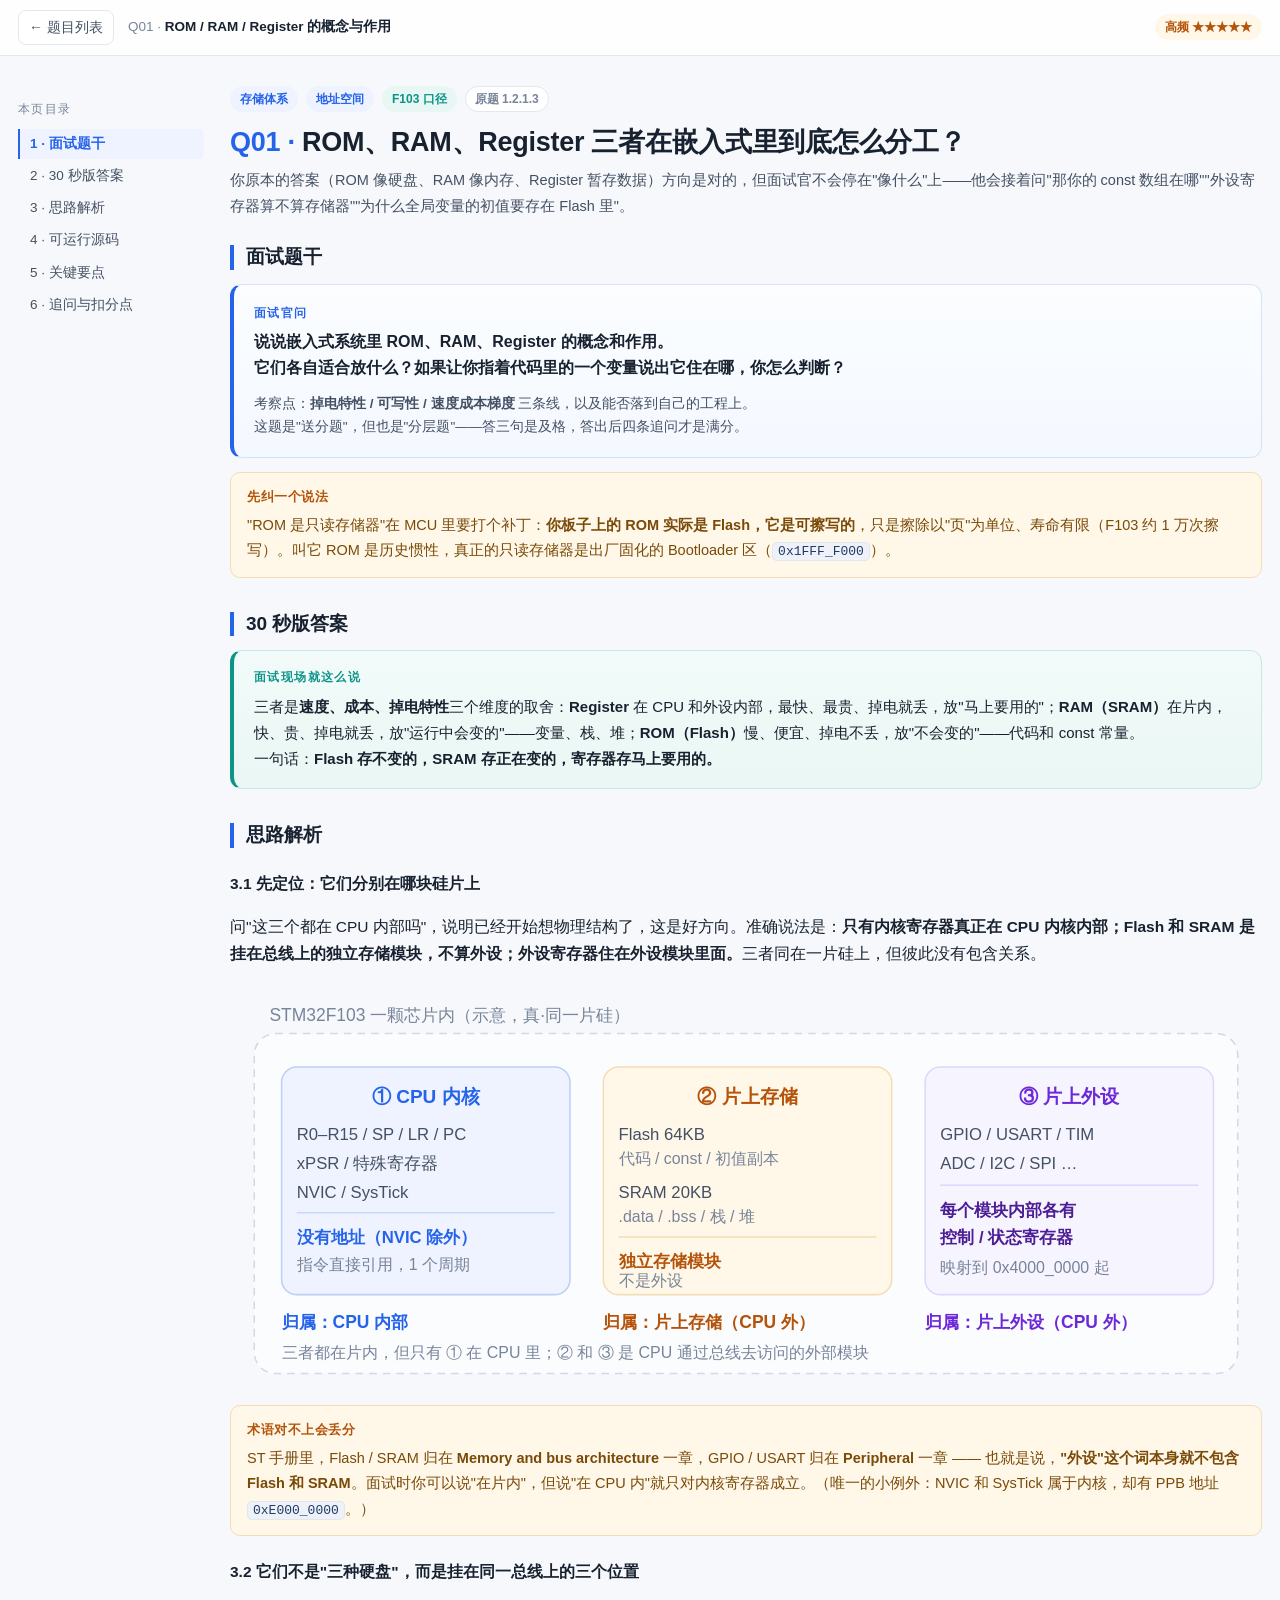
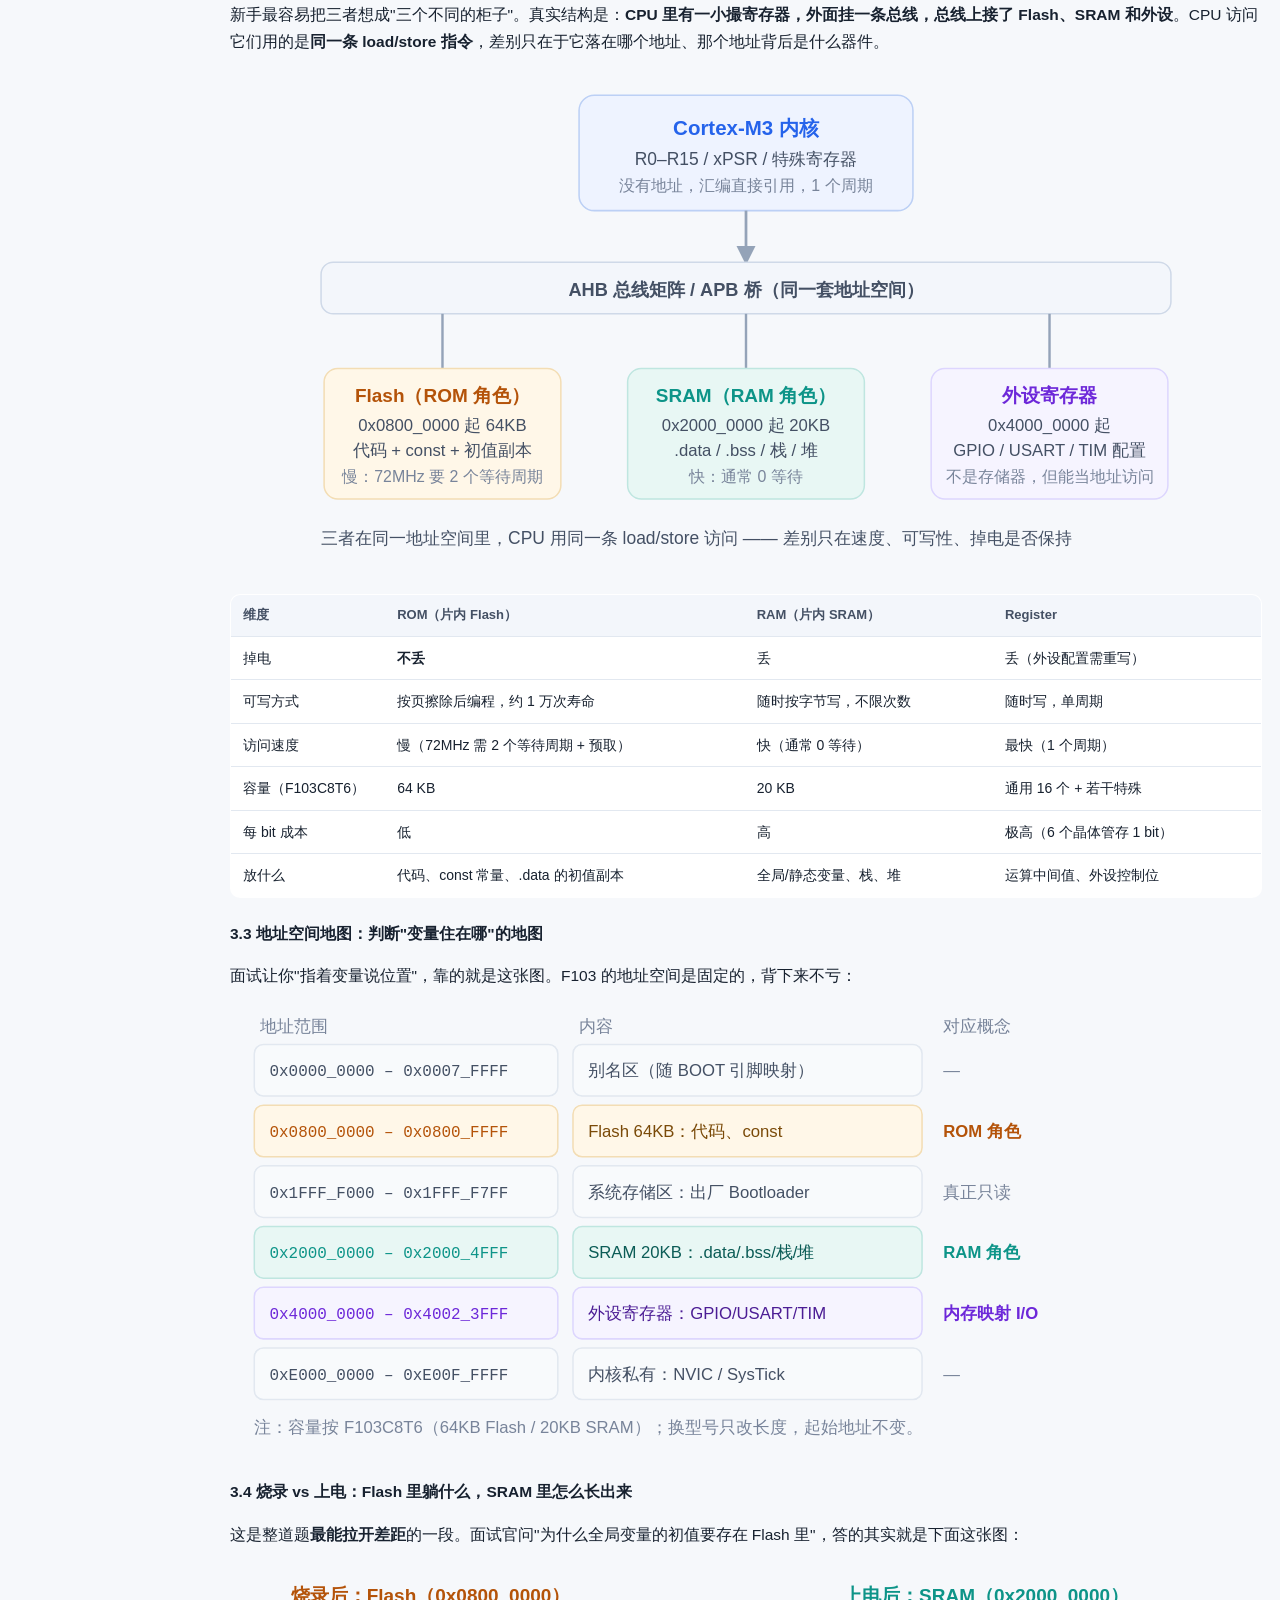
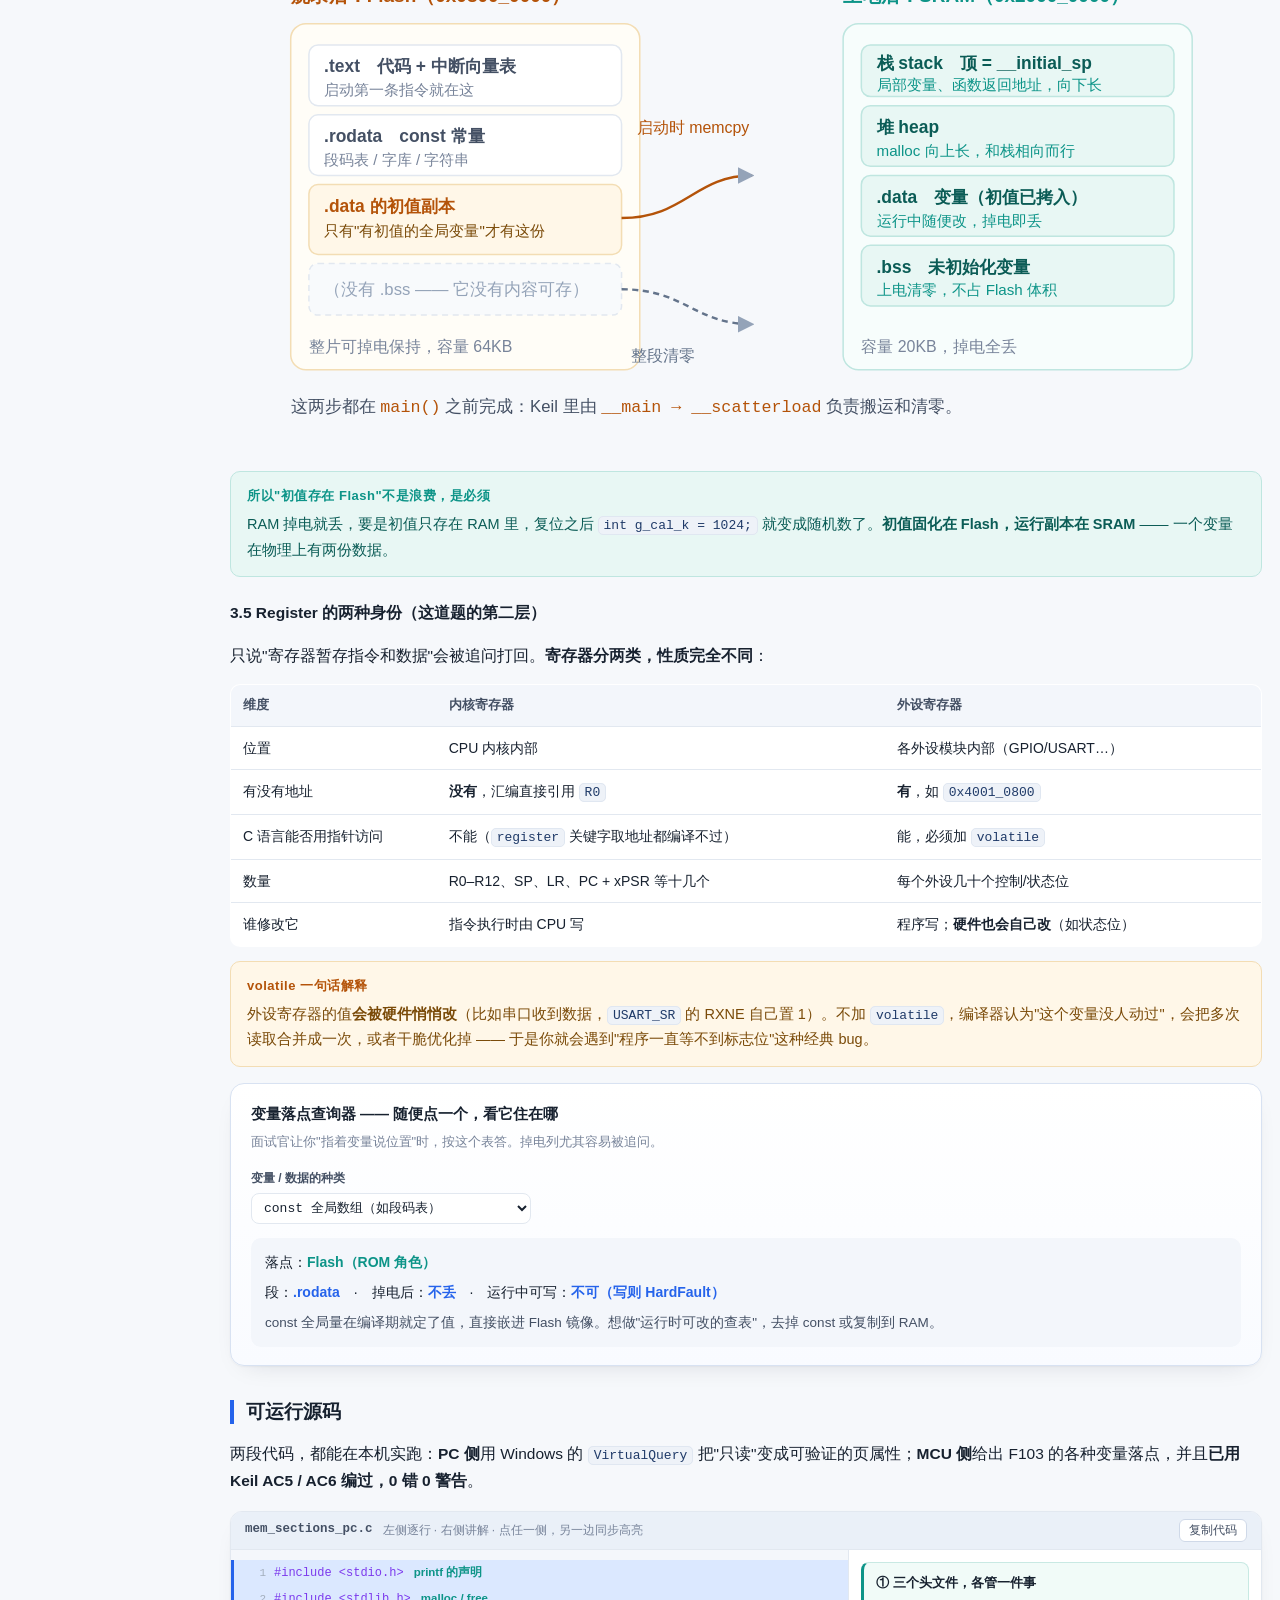
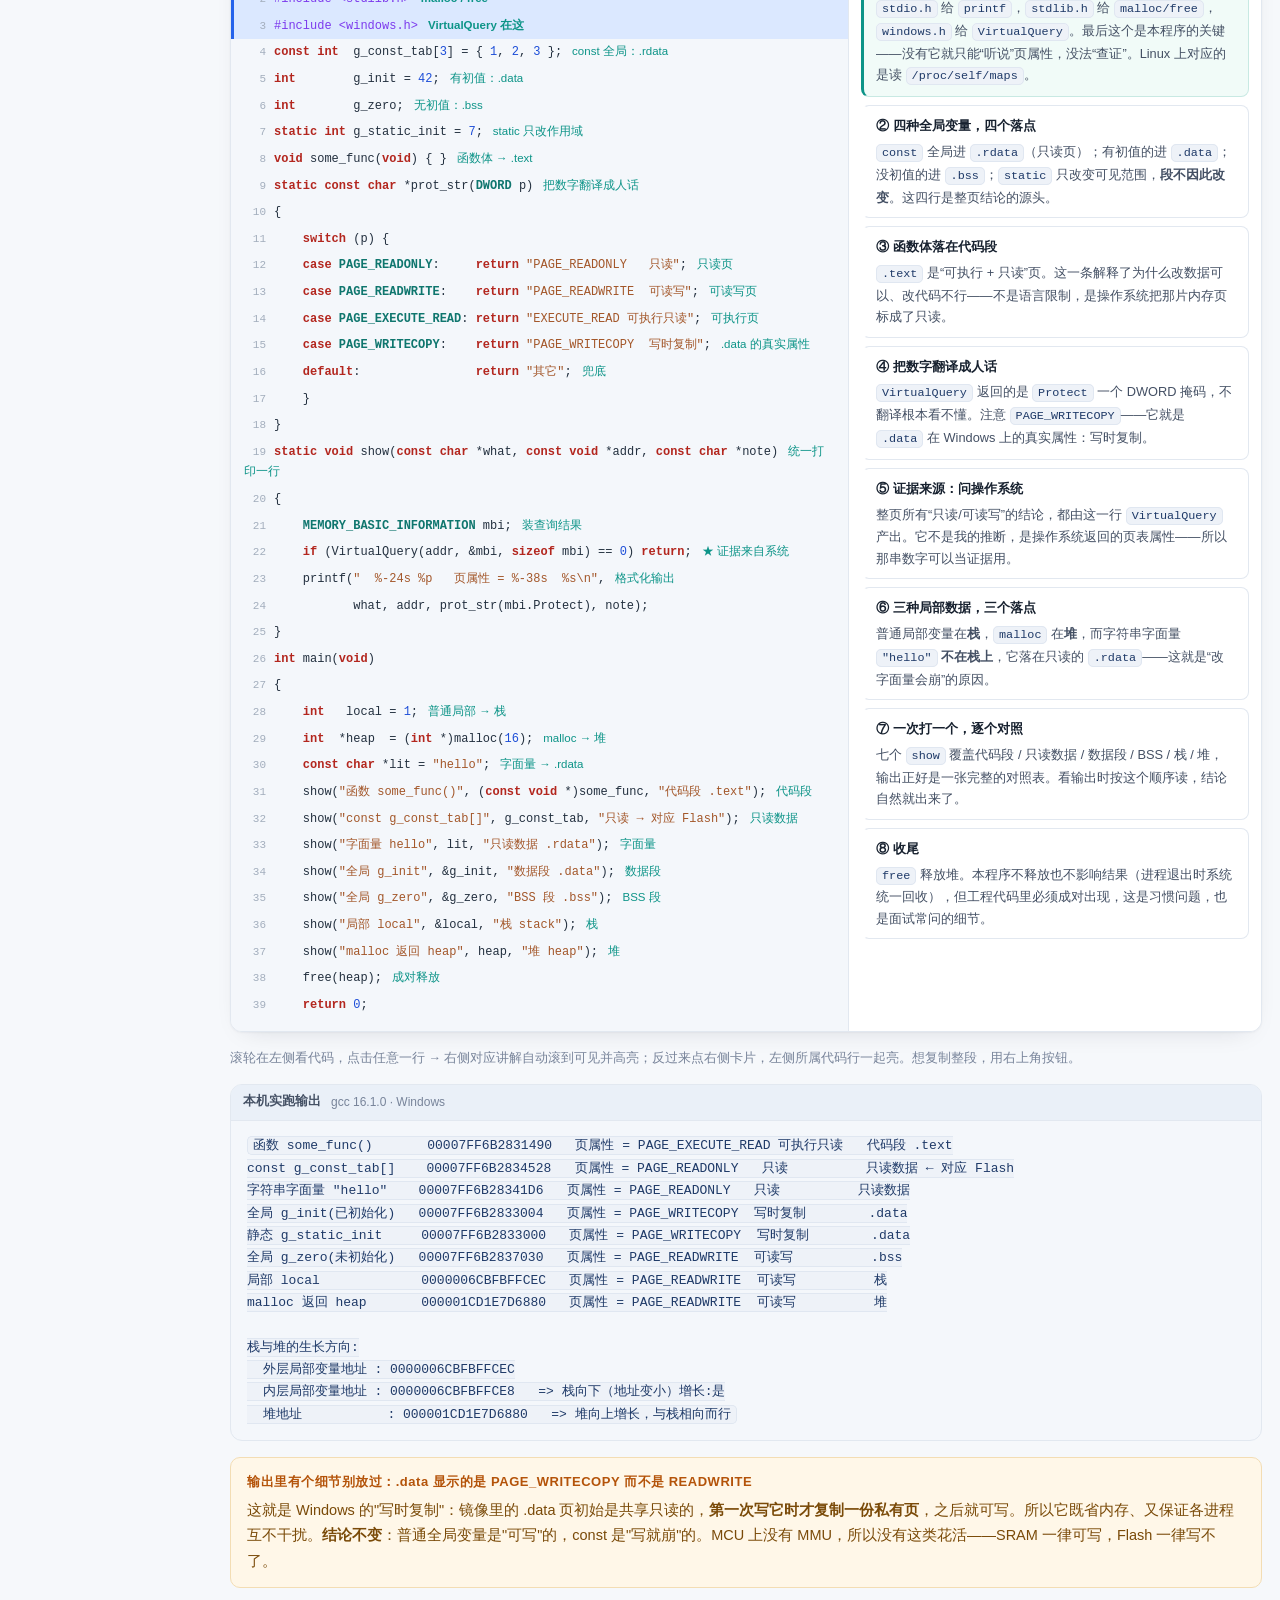
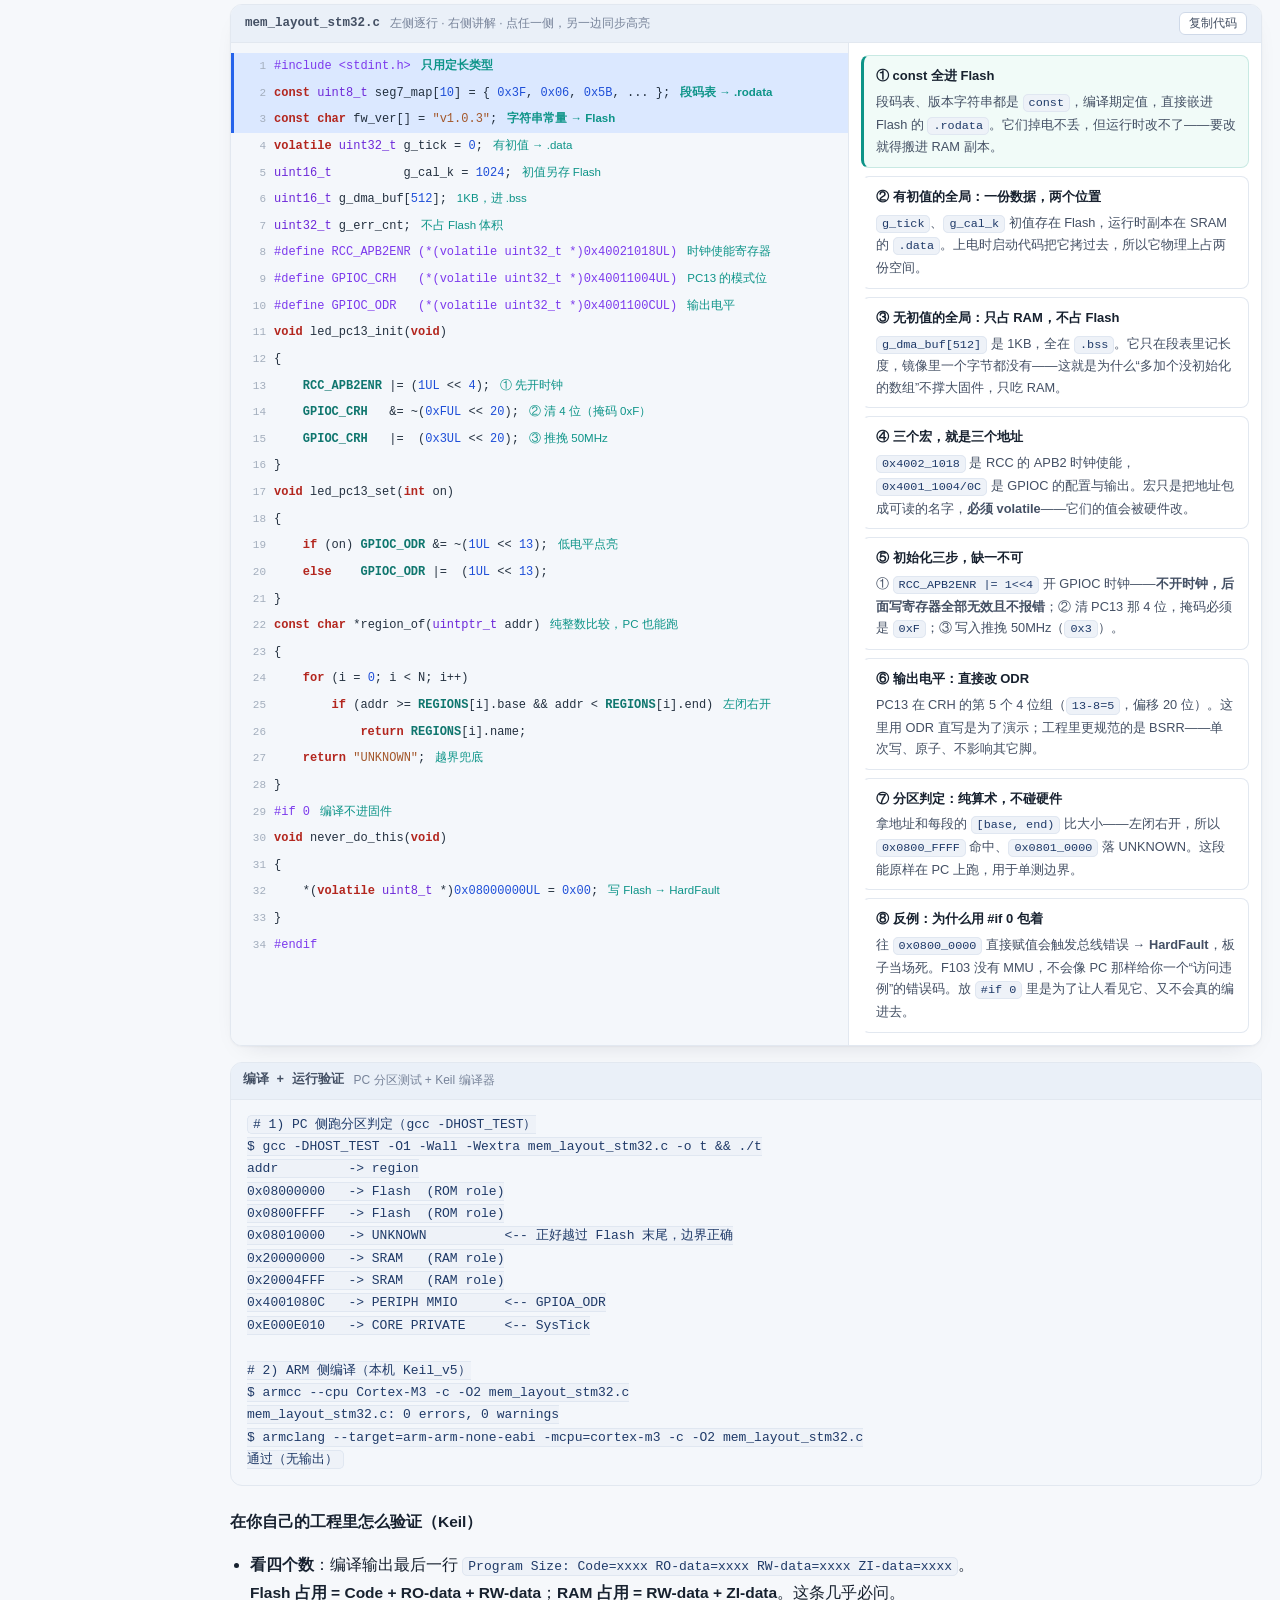
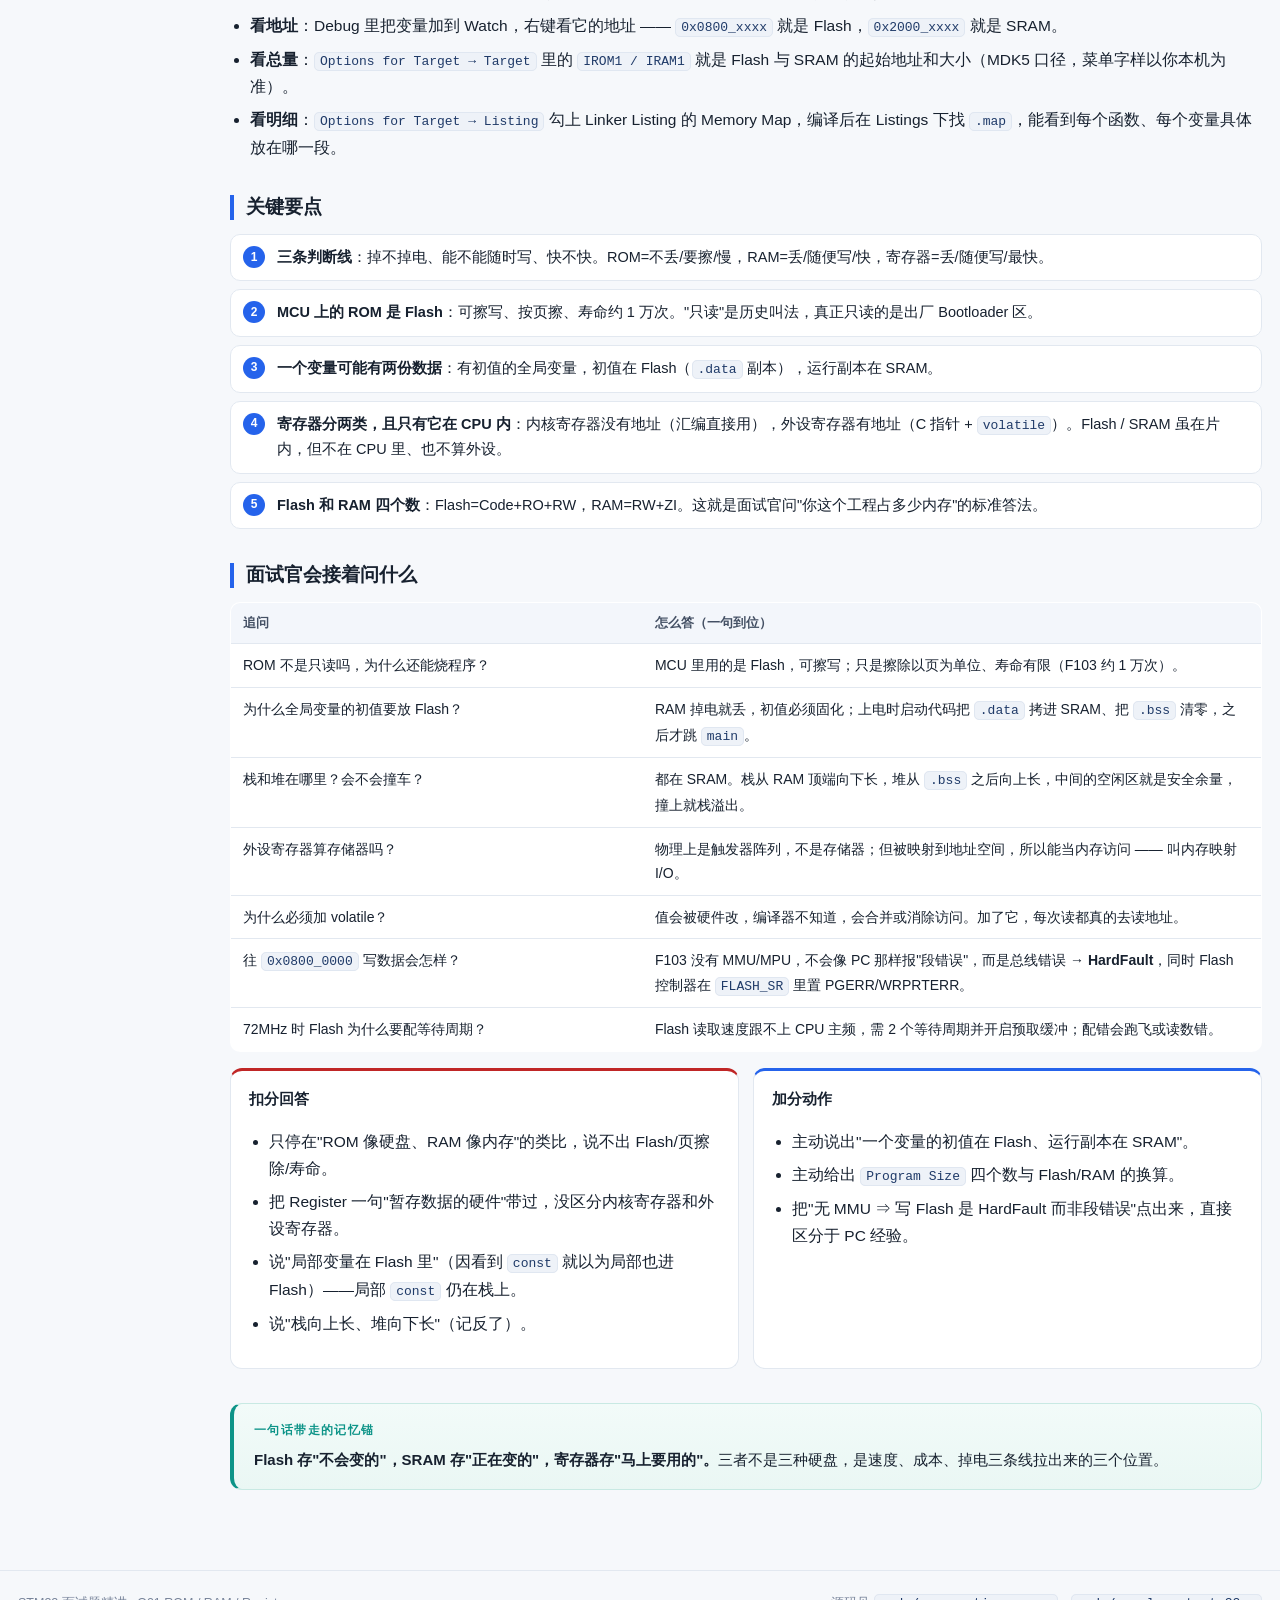
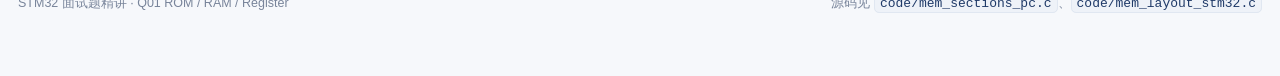
<file: 01-ROM-RAM-Register.html>
<!DOCTYPE html>
<!--
================================================================================
 [项目] STM32 面试题精讲 · 可视化讲解网页系列
 [本页] Q01 · ROM / RAM / Register 的概念与作用（原题 1.2.1.3）
 [生成] 2026-11-24　｜　同目录 README.md 是项目总说明，改代码前先读它
================================================================================

 [目的]
   把学习者提出的 STM32 问题改写成面试高频考法，做成一个可离线打开的单页讲解。
   读者对象：正在准备嵌入式面试、需要一个"考前扫一眼就能复述"的版本，而不是教科书。
   本页要回答的原始问题：ROM、RAM、Register 的概念和作用；三者在硅片上的物理归属；
   代码里一个变量究竟落在 Flash 还是 SRAM。

 [页面结构] 固定六块，顺序不许调换
   ① 面试题干      改写成面试官真会问的样子，标注考察点与追问层
   ② 30 秒版答案   现场张口就来的那段，先给结论
   ③ 思路解析      4 张内联 SVG（硅片归属图 / 总线结构 / 地址空间 / 烧录与上电对比）
                   + 1 个交互件"变量落点查询器"（文件末尾内联 script 实现）
   ④ 可运行源码    首个代码块为「左码右讲」联动组件（.codewalk）；其余代码块为节选，完整版见 code/
   ⑤ 关键要点      5 条，带编号
   ⑥ 追问与扣分点  面试官会接着问什么、哪些答法减分
   页尾一句"记忆锚"，用于复述。

 [技术结构]
   1 零依赖：无 CDN、无框架、无外链字体，双击本文件即可离线打开。
   2 assets/style.css  全部样式，浅色主题，配色与圆角集中在 :root 变量。
   3 assets/app.js     四件事：C 代码轻量着色、代码块复制按钮、
                       左侧目录自动生成并随滚动高亮、顶部阅读进度条。
   4 本页专属脚本：文件尾部 <script>，只有"变量落点查询器"一段，纯原生 JS。
   5 目录页 index.html 由人工维护题目列表；新增页面后必须在那里补一条 <a class="pitem">。

 [使用方式]
   双击 html 打开；代码块右上角按钮可复制；左侧目录随滚动高亮；
   交互件：点开下拉选项，下方"落点 / 段 / 掉电 / 可写 / 说明"即时更新。

 [事实口径]
   芯片按 STM32F103（容量取 F103C8T6：64KB Flash、20KB SRAM）；寄存器地址取自 RM0008；
   库以标准外设库为主，同时给裸寄存器写法。
   页内数字均有来源：PC 侧结论来自 gcc 实跑输出，MCU 侧代码经 Keil AC5 / AC6 编译验证。
   改数字前先复跑对应程序，不要凭记忆改。

 [修改要求] 后来者（含 AI）必须遵守
   1 不要删除或拆散 assets/ 两个共用文件，其他页面依赖它们。
   2 页面内不要硬编码颜色（内联 SVG 的 fill 除外），统一走 CSS 变量。
   3 代码块的 HTML 特殊字符必须转义；不需要着色的块（编译输出、终端记录）加 data-raw。
   4 正文用中文引号；代码与属性里的引号必须是 ASCII 直引号。
   5 新增 h2 时补 id 与 data-toc，左侧目录会自动收录。
   6 新增题目页：复制本文件结构，命名 NN-英文短名.html，六块顺序不变，并同步 index.html。
   7 本 HTML 注释内禁止出现连续两个英文字符减号，否则注释边界会失效；分隔线统一用等号。
================================================================================
-->
<html lang="zh-CN">
<head>
<meta charset="utf-8">
<meta name="viewport" content="width=device-width, initial-scale=1">
<title>Q01 · ROM / RAM / Register · STM32 面试题精讲</title>
<link rel="stylesheet" href="assets/style.css">
</head>
<body>
<div id="progress"></div>

<div class="topbar">
  <div class="inner">
    <a class="home" href="index.html">← 题目列表</a>
    <span class="crumb">Q01 · <b>ROM / RAM / Register 的概念与作用</b></span>
    <span class="chip w" style="margin-left:auto">高频 ★★★★★</span>
  </div>
</div>

<div class="layout">
  <aside class="toc">
    <div class="toc-title">本页目录</div>
    <nav id="toc"></nav>
  </aside>

  <main>
    <div class="hero">
      <div class="tagrow">
        <span class="chip b">存储体系</span>
        <span class="chip b">地址空间</span>
        <span class="chip t">F103 口径</span>
        <span class="chip ghost">原题 1.2.1.3</span>
      </div>
      <h1><span class="qno">Q01 ·</span> ROM、RAM、Register 三者在嵌入式里到底怎么分工？</h1>
      <p class="sub">你原本的答案（ROM 像硬盘、RAM 像内存、Register 暂存数据）方向是对的，但面试官不会停在"像什么"上——他会接着问"那你的 const 数组在哪""外设寄存器算不算存储器""为什么全局变量的初值要存在 Flash 里"。</p>
    </div>

    <!-- ============ 1 ============ -->
    <section class="sec">
      <h2 id="q" data-toc="1 · 面试题干">面试题干</h2>
      <div class="qbox">
        <div class="qlabel">面试官问</div>
        <p class="qtext">说说嵌入式系统里 ROM、RAM、Register 的概念和作用。<br>
        它们各自适合放什么？如果让你指着代码里的一个变量说出它住在哪，你怎么判断？</p>
        <p class="qsub">考察点：<b>掉电特性 / 可写性 / 速度成本梯度</b> 三条线，以及能否落到自己的工程上。<br>
        这题是"送分题"，但也是"分层题"——答三句是及格，答出后四条追问才是满分。</p>
      </div>
      <div class="callout warn">
        <span class="ct">先纠一个说法</span>
        "ROM 是只读存储器"在 MCU 里要打个补丁：<b>你板子上的 ROM 实际是 Flash，它是可擦写的</b>，只是擦除以"页"为单位、寿命有限（F103 约 1 万次擦写）。叫它 ROM 是历史惯性，真正的只读存储器是出厂固化的 Bootloader 区（<code>0x1FFF_F000</code>）。
      </div>
    </section>

    <!-- ============ 2 ============ -->
    <section class="sec">
      <h2 id="tldr" data-toc="2 · 30 秒版答案">30 秒版答案</h2>
      <div class="tldr">
        <div class="tl">面试现场就这么说</div>
        <p>三者是<b>速度、成本、掉电特性</b>三个维度的取舍：<b>Register</b> 在 CPU 和外设内部，最快、最贵、掉电就丢，放"马上要用的"；<b>RAM（SRAM）</b>在片内，快、贵、掉电就丢，放"运行中会变的"——变量、栈、堆；<b>ROM（Flash）</b>慢、便宜、掉电不丢，放"不会变的"——代码和 const 常量。<br>
        一句话：<b>Flash 存不变的，SRAM 存正在变的，寄存器存马上要用的。</b></p>
      </div>
    </section>

    <!-- ============ 3 ============ -->
    <section class="sec">
      <h2 id="how" data-toc="3 · 思路解析">思路解析</h2>

      <h3>3.1 先定位：它们分别在哪块硅片上</h3>
      <p>问"这三个都在 CPU 内部吗"，说明已经开始想物理结构了，这是好方向。准确说法是：<b>只有内核寄存器真正在 CPU 内核内部；Flash 和 SRAM 是挂在总线上的独立存储模块，不算外设；外设寄存器住在外设模块里面。</b>三者同在一片硅上，但彼此没有包含关系。</p>

      <svg viewBox="0 0 680 264" width="100%" role="img" aria-label="CPU 内核、片上存储、片上外设三者的物理归属示意图" style="font-family:-apple-system,'Segoe UI','Microsoft YaHei',sans-serif">
        <text x="26" y="26" font-size="11.5" fill="#78849a">STM32F103 一颗芯片内（示意，真·同一片硅）</text>
        <rect x="16" y="34" width="648" height="224" rx="14" fill="#fbfcfe" stroke="#cfd9e8" stroke-dasharray="5 4"/>

        <!-- ① CPU 内核 -->
        <rect x="34" y="56" width="190" height="150" rx="10" fill="#eef3ff" stroke="#bcd0f5"/>
        <text x="129" y="80" font-size="12.5" font-weight="700" fill="#2563eb" text-anchor="middle">① CPU 内核</text>
        <text x="44" y="104" font-size="11" fill="#445064">R0–R15 / SP / LR / PC</text>
        <text x="44" y="123" font-size="11" fill="#445064">xPSR / 特殊寄存器</text>
        <text x="44" y="142" font-size="11" fill="#445064">NVIC / SysTick</text>
        <line x1="44" y1="152" x2="214" y2="152" stroke="#c7d7fe" stroke-width="1"/>
        <text x="44" y="172" font-size="11" fill="#2563eb" font-weight="600">没有地址（NVIC 除外）</text>
        <text x="44" y="190" font-size="10.5" fill="#78849a">指令直接引用，1 个周期</text>

        <!-- ② 片上存储 -->
        <rect x="246" y="56" width="190" height="150" rx="10" fill="#fff7e8" stroke="#f3ddb4"/>
        <text x="341" y="80" font-size="12.5" font-weight="700" fill="#b45309" text-anchor="middle">② 片上存储</text>
        <text x="256" y="104" font-size="11" fill="#445064">Flash 64KB</text>
        <text x="256" y="120" font-size="10.5" fill="#78849a">代码 / const / 初值副本</text>
        <text x="256" y="142" font-size="11" fill="#445064">SRAM 20KB</text>
        <text x="256" y="158" font-size="10.5" fill="#78849a">.data / .bss / 栈 / 堆</text>
        <line x1="256" y1="168" x2="426" y2="168" stroke="#f3ddb4" stroke-width="1"/>
        <text x="256" y="188" font-size="11" fill="#b45309" font-weight="600">独立存储模块</text>
        <text x="256" y="200" font-size="10.5" fill="#78849a">不是外设</text>

        <!-- ③ 片上外设 -->
        <rect x="458" y="56" width="190" height="150" rx="10" fill="#f6f4ff" stroke="#ddd6fe"/>
        <text x="553" y="80" font-size="12.5" font-weight="700" fill="#6d28d9" text-anchor="middle">③ 片上外设</text>
        <text x="468" y="104" font-size="11" fill="#445064">GPIO / USART / TIM</text>
        <text x="468" y="123" font-size="11" fill="#445064">ADC / I2C / SPI …</text>
        <line x1="468" y1="134" x2="638" y2="134" stroke="#ddd6fe" stroke-width="1"/>
        <text x="468" y="154" font-size="11" fill="#4c1d95" font-weight="600">每个模块内部各有</text>
        <text x="468" y="172" font-size="11" fill="#4c1d95" font-weight="600">控制 / 状态寄存器</text>
        <text x="468" y="192" font-size="10.5" fill="#78849a">映射到 0x4000_0000 起</text>

        <!-- 归属结论 -->
        <text x="34" y="228" font-size="11.5" font-weight="700" fill="#2563eb">归属：CPU 内部</text>
        <text x="246" y="228" font-size="11.5" font-weight="700" fill="#b45309">归属：片上存储（CPU 外）</text>
        <text x="458" y="228" font-size="11.5" font-weight="700" fill="#6d28d9">归属：片上外设（CPU 外）</text>
        <text x="34" y="248" font-size="10.5" fill="#78849a">三者都在片内，但只有 ① 在 CPU 里；② 和 ③ 是 CPU 通过总线去访问的外部模块</text>
      </svg>

      <div class="callout warn">
        <span class="ct">术语对不上会丢分</span>
        ST 手册里，Flash / SRAM 归在 <b>Memory and bus architecture</b> 一章，GPIO / USART 归在 <b>Peripheral</b> 一章 —— 也就是说，<b>"外设"这个词本身就不包含 Flash 和 SRAM</b>。面试时你可以说"在片内"，但说"在 CPU 内"就只对内核寄存器成立。（唯一的小例外：NVIC 和 SysTick 属于内核，却有 PPB 地址 <code>0xE000_0000</code>。）
      </div>

      <h3>3.2 它们不是"三种硬盘"，而是挂在同一总线上的三个位置</h3>
      <p>新手最容易把三者想成"三个不同的柜子"。真实结构是：<b>CPU 里有一小撮寄存器，外面挂一条总线，总线上接了 Flash、SRAM 和外设</b>。CPU 访问它们用的是<b>同一条 load/store 指令</b>，差别只在于它落在哪个地址、那个地址背后是什么器件。</p>

      <svg viewBox="0 0 680 330" width="100%" role="img" aria-label="MCU 存储体系结构示意图" style="font-family:-apple-system,'Segoe UI','Microsoft YaHei',sans-serif">
        <!-- CPU -->
        <rect x="230" y="16" width="220" height="76" rx="10" fill="#eef3ff" stroke="#bcd0f5"/>
        <text x="340" y="42" font-size="13.5" font-weight="700" fill="#2563eb" text-anchor="middle">Cortex-M3 内核</text>
        <text x="340" y="62" font-size="11.5" fill="#445064" text-anchor="middle">R0–R15 / xPSR / 特殊寄存器</text>
        <text x="340" y="79" font-size="10.5" fill="#78849a" text-anchor="middle">没有地址，汇编直接引用，1 个周期</text>
        <line x1="340" y1="92" x2="340" y2="126" stroke="#94a3b8" stroke-width="1.8" marker-end="url(#a2)"/>

        <!-- 总线 -->
        <rect x="60" y="126" width="560" height="34" rx="8" fill="#f3f6fb" stroke="#cfd9e8"/>
        <text x="340" y="148" font-size="12" font-weight="600" fill="#445064" text-anchor="middle">AHB 总线矩阵 / APB 桥（同一套地址空间）</text>

        <!-- 三个从设备 -->
        <line x1="140" y1="160" x2="140" y2="196" stroke="#94a3b8" stroke-width="1.6"/>
        <line x1="340" y1="160" x2="340" y2="196" stroke="#94a3b8" stroke-width="1.6"/>
        <line x1="540" y1="160" x2="540" y2="196" stroke="#94a3b8" stroke-width="1.6"/>

        <rect x="62" y="196" width="156" height="86" rx="9" fill="#fff7e8" stroke="#f3ddb4"/>
        <text x="140" y="218" font-size="12.5" font-weight="700" fill="#b45309" text-anchor="middle">Flash（ROM 角色）</text>
        <text x="140" y="237" font-size="11" fill="#445064" text-anchor="middle">0x0800_0000 起 64KB</text>
        <text x="140" y="254" font-size="11" fill="#445064" text-anchor="middle">代码 + const + 初值副本</text>
        <text x="140" y="271" font-size="10.5" fill="#78849a" text-anchor="middle">慢：72MHz 要 2 个等待周期</text>

        <rect x="262" y="196" width="156" height="86" rx="9" fill="#e8f7f4" stroke="#bfe6e0"/>
        <text x="340" y="218" font-size="12.5" font-weight="700" fill="#0d9488" text-anchor="middle">SRAM（RAM 角色）</text>
        <text x="340" y="237" font-size="11" fill="#445064" text-anchor="middle">0x2000_0000 起 20KB</text>
        <text x="340" y="254" font-size="11" fill="#445064" text-anchor="middle">.data / .bss / 栈 / 堆</text>
        <text x="340" y="271" font-size="10.5" fill="#78849a" text-anchor="middle">快：通常 0 等待</text>

        <rect x="462" y="196" width="156" height="86" rx="9" fill="#f6f4ff" stroke="#ddd6fe"/>
        <text x="540" y="218" font-size="12.5" font-weight="700" fill="#6d28d9" text-anchor="middle">外设寄存器</text>
        <text x="540" y="237" font-size="11" fill="#445064" text-anchor="middle">0x4000_0000 起</text>
        <text x="540" y="254" font-size="11" fill="#445064" text-anchor="middle">GPIO / USART / TIM 配置</text>
        <text x="540" y="271" font-size="10.5" fill="#78849a" text-anchor="middle">不是存储器，但能当地址访问</text>

        <text x="60" y="312" font-size="11.5" fill="#445064">三者在同一地址空间里，CPU 用同一条 load/store 访问 —— 差别只在速度、可写性、掉电是否保持</text>
        <defs>
          <marker id="a2" markerWidth="7" markerHeight="7" refX="6" refY="3.5" orient="auto">
            <path d="M0,0 L7,3.5 L0,7 z" fill="#94a3b8"/>
          </marker>
        </defs>
      </svg>

      <div class="tablewrap">
        <table class="t">
          <thead>
            <tr><th style="width:15%">维度</th><th>ROM（片内 Flash）</th><th>RAM（片内 SRAM）</th><th>Register</th></tr>
          </thead>
          <tbody>
            <tr><td>掉电</td><td><b>不丢</b></td><td>丢</td><td>丢（外设配置需重写）</td></tr>
            <tr><td>可写方式</td><td>按页擦除后编程，约 1 万次寿命</td><td>随时按字节写，不限次数</td><td>随时写，单周期</td></tr>
            <tr><td>访问速度</td><td>慢（72MHz 需 2 个等待周期 + 预取）</td><td>快（通常 0 等待）</td><td>最快（1 个周期）</td></tr>
            <tr><td>容量（F103C8T6）</td><td>64 KB</td><td>20 KB</td><td>通用 16 个 + 若干特殊</td></tr>
            <tr><td>每 bit 成本</td><td>低</td><td>高</td><td>极高（6 个晶体管存 1 bit）</td></tr>
            <tr><td>放什么</td><td>代码、const 常量、.data 的初值副本</td><td>全局/静态变量、栈、堆</td><td>运算中间值、外设控制位</td></tr>
          </tbody>
        </table>
      </div>

      <h3>3.3 地址空间地图：判断"变量住在哪"的地图</h3>
      <p>面试让你"指着变量说位置"，靠的就是这张图。F103 的地址空间是固定的，背下来不亏：</p>

      <svg viewBox="0 0 680 292" width="100%" role="img" aria-label="STM32F103 地址空间分区图" style="font-family:-apple-system,'Segoe UI','Microsoft YaHei',sans-serif">
        <text x="20" y="18" font-size="11.5" fill="#78849a">地址范围</text>
        <text x="230" y="18" font-size="11.5" fill="#78849a">内容</text>
        <text x="470" y="18" font-size="11.5" fill="#78849a">对应概念</text>

        <rect x="16" y="26" width="200" height="34" rx="6" fill="#f8fafc" stroke="#e2e8f0"/>
        <text x="26" y="47" font-size="10.5" font-family="Consolas,monospace" fill="#445064">0x0000_0000 – 0x0007_FFFF</text>
        <rect x="226" y="26" width="230" height="34" rx="6" fill="#f8fafc" stroke="#e2e8f0"/>
        <text x="236" y="47" font-size="11" fill="#445064">别名区（随 BOOT 引脚映射）</text>
        <text x="470" y="47" font-size="11" fill="#78849a">—</text>

        <rect x="16" y="66" width="200" height="34" rx="6" fill="#fff7e8" stroke="#f3ddb4"/>
        <text x="26" y="87" font-size="10.5" font-family="Consolas,monospace" fill="#b45309">0x0800_0000 – 0x0800_FFFF</text>
        <rect x="226" y="66" width="230" height="34" rx="6" fill="#fff7e8" stroke="#f3ddb4"/>
        <text x="236" y="87" font-size="11" fill="#7a4a08">Flash 64KB：代码、const</text>
        <text x="470" y="87" font-size="11" font-weight="600" fill="#b45309">ROM 角色</text>

        <rect x="16" y="106" width="200" height="34" rx="6" fill="#f8fafc" stroke="#e2e8f0"/>
        <text x="26" y="127" font-size="10.5" font-family="Consolas,monospace" fill="#445064">0x1FFF_F000 – 0x1FFF_F7FF</text>
        <rect x="226" y="106" width="230" height="34" rx="6" fill="#f8fafc" stroke="#e2e8f0"/>
        <text x="236" y="127" font-size="11" fill="#445064">系统存储区：出厂 Bootloader</text>
        <text x="470" y="127" font-size="11" fill="#78849a">真正只读</text>

        <rect x="16" y="146" width="200" height="34" rx="6" fill="#e8f7f4" stroke="#bfe6e0"/>
        <text x="26" y="167" font-size="10.5" font-family="Consolas,monospace" fill="#0d9488">0x2000_0000 – 0x2000_4FFF</text>
        <rect x="226" y="146" width="230" height="34" rx="6" fill="#e8f7f4" stroke="#bfe6e0"/>
        <text x="236" y="167" font-size="11" fill="#0b5c56">SRAM 20KB：.data/.bss/栈/堆</text>
        <text x="470" y="167" font-size="11" font-weight="600" fill="#0d9488">RAM 角色</text>

        <rect x="16" y="186" width="200" height="34" rx="6" fill="#f6f4ff" stroke="#ddd6fe"/>
        <text x="26" y="207" font-size="10.5" font-family="Consolas,monospace" fill="#6d28d9">0x4000_0000 – 0x4002_3FFF</text>
        <rect x="226" y="186" width="230" height="34" rx="6" fill="#f6f4ff" stroke="#ddd6fe"/>
        <text x="236" y="207" font-size="11" fill="#4c1d95">外设寄存器：GPIO/USART/TIM</text>
        <text x="470" y="207" font-size="11" font-weight="600" fill="#6d28d9">内存映射 I/O</text>

        <rect x="16" y="226" width="200" height="34" rx="6" fill="#f8fafc" stroke="#e2e8f0"/>
        <text x="26" y="247" font-size="10.5" font-family="Consolas,monospace" fill="#445064">0xE000_0000 – 0xE00F_FFFF</text>
        <rect x="226" y="226" width="230" height="34" rx="6" fill="#f8fafc" stroke="#e2e8f0"/>
        <text x="236" y="247" font-size="11" fill="#445064">内核私有：NVIC / SysTick</text>
        <text x="470" y="247" font-size="11" fill="#78849a">—</text>

        <text x="16" y="282" font-size="11" fill="#78849a">注：容量按 F103C8T6（64KB Flash / 20KB SRAM）；换型号只改长度，起始地址不变。</text>
      </svg>

      <h3>3.4 烧录 vs 上电：Flash 里躺什么，SRAM 里怎么长出来</h3>
      <p>这是整道题<b>最能拉开差距</b>的一段。面试官问"为什么全局变量的初值要存在 Flash 里"，答的其实就是下面这张图：</p>

      <svg viewBox="0 0 680 320" width="100%" role="img" aria-label="烧录后 Flash 内容与上电后 SRAM 布局对比图" style="font-family:-apple-system,'Segoe UI','Microsoft YaHei',sans-serif">
        <text x="40" y="26" font-size="12.5" font-weight="700" fill="#b45309">烧录后：Flash（0x0800_0000）</text>
        <text x="404" y="26" font-size="12.5" font-weight="700" fill="#0d9488">上电后：SRAM（0x2000_0000）</text>

        <!-- Flash 侧 -->
        <rect x="40" y="40" width="230" height="228" rx="10" fill="#fffdf7" stroke="#f3ddb4"/>
        <rect x="52" y="54" width="206" height="40" rx="6" fill="#fff" stroke="#e2e8f0"/>
        <text x="62" y="72" font-size="11.5" font-weight="600" fill="#445064">.text　代码 + 中断向量表</text>
        <text x="62" y="87" font-size="10" fill="#78849a">启动第一条指令就在这</text>

        <rect x="52" y="100" width="206" height="40" rx="6" fill="#fff" stroke="#e2e8f0"/>
        <text x="62" y="118" font-size="11.5" font-weight="600" fill="#445064">.rodata　const 常量</text>
        <text x="62" y="133" font-size="10" fill="#78849a">段码表 / 字库 / 字符串</text>

        <rect x="52" y="146" width="206" height="46" rx="6" fill="#fff7e8" stroke="#f3ddb4"/>
        <text x="62" y="164" font-size="11.5" font-weight="600" fill="#b45309">.data 的初值副本</text>
        <text x="62" y="180" font-size="10" fill="#7a4a08">只有"有初值的全局变量"才有这份</text>

        <rect x="52" y="198" width="206" height="34" rx="6" fill="#f8fafc" stroke="#e2e8f0" stroke-dasharray="4 3"/>
        <text x="62" y="219" font-size="11" fill="#94a3b8">（没有 .bss —— 它没有内容可存）</text>
        <text x="52" y="256" font-size="10.5" fill="#78849a">整片可掉电保持，容量 64KB</text>

        <!-- 箭头 -->
        <path d="M258,168 C300,168 306,140 344,140" fill="none" stroke="#b45309" stroke-width="1.6" marker-end="url(#a3)"/>
        <text x="268" y="112" font-size="10.5" fill="#b45309">启动时 memcpy</text>
        <path d="M258,215 C300,215 306,238 344,238" fill="none" stroke="#64748b" stroke-width="1.6" stroke-dasharray="4 3" marker-end="url(#a3)"/>
        <text x="264" y="262" font-size="10.5" fill="#64748b">整段清零</text>

        <!-- SRAM 侧 -->
        <rect x="404" y="40" width="230" height="228" rx="10" fill="#f7fdfc" stroke="#bfe6e0"/>
        <rect x="416" y="54" width="206" height="34" rx="6" fill="#e8f7f4" stroke="#bfe6e0"/>
        <text x="426" y="70" font-size="11.5" font-weight="600" fill="#0b5c56">栈 stack　顶 = __initial_sp</text>
        <text x="426" y="84" font-size="10" fill="#0d9488">局部变量、函数返回地址，向下长</text>

        <rect x="416" y="94" width="206" height="40" rx="6" fill="#e8f7f4" stroke="#bfe6e0"/>
        <text x="426" y="112" font-size="11.5" font-weight="600" fill="#0b5c56">堆 heap</text>
        <text x="426" y="127" font-size="10" fill="#0d9488">malloc 向上长，和栈相向而行</text>

        <rect x="416" y="140" width="206" height="40" rx="6" fill="#e8f7f4" stroke="#bfe6e0"/>
        <text x="426" y="158" font-size="11.5" font-weight="600" fill="#0b5c56">.data　变量（初值已拷入）</text>
        <text x="426" y="173" font-size="10" fill="#0d9488">运行中随便改，掉电即丢</text>

        <rect x="416" y="186" width="206" height="40" rx="6" fill="#e8f7f4" stroke="#bfe6e0"/>
        <text x="426" y="204" font-size="11.5" font-weight="600" fill="#0b5c56">.bss　未初始化变量</text>
        <text x="426" y="219" font-size="10" fill="#0d9488">上电清零，不占 Flash 体积</text>

        <text x="416" y="256" font-size="10.5" fill="#78849a">容量 20KB，掉电全丢</text>

        <defs>
          <marker id="a3" markerWidth="7" markerHeight="7" refX="6" refY="3.5" orient="auto">
            <path d="M0,0 L7,3.5 L0,7 z" fill="#94a3b8"/>
          </marker>
        </defs>
        <text x="40" y="296" font-size="11" fill="#445064">这两步都在 <tspan font-family="Consolas,monospace" fill="#b45309">main()</tspan> 之前完成：Keil 里由 <tspan font-family="Consolas,monospace" fill="#b45309">__main → __scatterload</tspan> 负责搬运和清零。</text>
      </svg>

      <div class="callout good">
        <span class="ct">所以"初值存在 Flash"不是浪费，是必须</span>
        RAM 掉电就丢，要是初值只存在 RAM 里，复位之后 <code>int g_cal_k = 1024;</code> 就变成随机数了。<b>初值固化在 Flash，运行副本在 SRAM</b> —— 一个变量在物理上有两份数据。
      </div>

      <h3>3.5 Register 的两种身份（这道题的第二层）</h3>
      <p>只说"寄存器暂存指令和数据"会被追问打回。<b>寄存器分两类，性质完全不同</b>：</p>

      <div class="tablewrap">
        <table class="t">
          <thead><tr><th style="width:20%">维度</th><th>内核寄存器</th><th>外设寄存器</th></tr></thead>
          <tbody>
            <tr><td>位置</td><td>CPU 内核内部</td><td>各外设模块内部（GPIO/USART…）</td></tr>
            <tr><td>有没有地址</td><td><b>没有</b>，汇编直接引用 <code>R0</code></td><td><b>有</b>，如 <code>0x4001_0800</code></td></tr>
            <tr><td>C 语言能否用指针访问</td><td>不能（<code>register</code> 关键字取地址都编译不过）</td><td>能，必须加 <code>volatile</code></td></tr>
            <tr><td>数量</td><td>R0–R12、SP、LR、PC + xPSR 等十几个</td><td>每个外设几十个控制/状态位</td></tr>
            <tr><td>谁修改它</td><td>指令执行时由 CPU 写</td><td>程序写；<b>硬件也会自己改</b>（如状态位）</td></tr>
          </tbody>
        </table>
      </div>

      <div class="callout warn">
        <span class="ct">volatile 一句话解释</span>
        外设寄存器的值<b>会被硬件悄悄改</b>（比如串口收到数据，<code>USART_SR</code> 的 RXNE 自己置 1）。不加 <code>volatile</code>，编译器认为"这个变量没人动过"，会把多次读取合并成一次，或者干脆优化掉 —— 于是你就会遇到"程序一直等不到标志位"这种经典 bug。
      </div>

      <div class="widget">
        <h4>变量落点查询器 —— 随便点一个，看它住在哪</h4>
        <p class="wsub">面试官让你"指着变量说位置"时，按这个表答。掉电列尤其容易被追问。</p>
        <div class="wrow">
          <div class="wfield" style="min-width:280px">
            <label for="vkind">变量 / 数据的种类</label>
            <select id="vkind">
              <option value="0">const 全局数组（如段码表）</option>
              <option value="1">字符串字面量 "hello"</option>
              <option value="2">有初值的全局变量 int g = 42</option>
              <option value="3">无初值的全局变量 int g;</option>
              <option value="4">函数里的局部变量</option>
              <option value="5">malloc 出来的缓冲区</option>
              <option value="6">外设寄存器 GPIOA-&gt;ODR</option>
              <option value="7">内核寄存器 R0</option>
              <option value="8">函数内 static 变量</option>
            </select>
          </div>
        </div>
        <div class="wout">
          <div style="margin-bottom:6px">落点：<span class="modename" id="w_where">—</span></div>
          <div style="margin-bottom:6px">段：<b id="w_sec">—</b>　·　掉电后：<b id="w_keep">—</b>　·　运行中可写：<b id="w_rw">—</b></div>
          <div id="w_tip" style="color:#445064;font-size:13.5px">—</div>
        </div>
      </div>
    </section>

    <!-- ============ 4 ============ -->
    <section class="sec">
      <h2 id="code" data-toc="4 · 可运行源码">可运行源码</h2>
      <p>两段代码，都能在本机实跑：<b>PC 侧</b>用 Windows 的 <code>VirtualQuery</code> 把"只读"变成可验证的页属性；<b>MCU 侧</b>给出 F103 的各种变量落点，并且<b>已用 Keil AC5 / AC6 编过，0 错 0 警告</b>。</p>

      <div class="codewalk">
        <div class="cw-head"><span class="cw-fname">mem_sections_pc.c</span><span class="cw-note">左侧逐行 · 右侧讲解 · 点任一侧，另一边同步高亮</span><button class="cw-copy" type="button">复制代码</button></div>
        <div class="cw-code">
<div class="cw-line" data-step="s1"><span class="cw-no"></span><code>#include &lt;stdio.h&gt;</code><span class="cw-tip">printf 的声明</span></div>
<div class="cw-line" data-step="s1"><span class="cw-no"></span><code>#include &lt;stdlib.h&gt;</code><span class="cw-tip">malloc / free</span></div>
<div class="cw-line" data-step="s1"><span class="cw-no"></span><code>#include &lt;windows.h&gt;</code><span class="cw-tip">VirtualQuery 在这</span></div>
<div class="cw-line" data-step="s2"><span class="cw-no"></span><code>const int  g_const_tab[3] = { 1, 2, 3 };</code><span class="cw-tip">const 全局：.rdata</span></div>
<div class="cw-line" data-step="s2"><span class="cw-no"></span><code>int        g_init = 42;</code><span class="cw-tip">有初值：.data</span></div>
<div class="cw-line" data-step="s2"><span class="cw-no"></span><code>int        g_zero;</code><span class="cw-tip">无初值：.bss</span></div>
<div class="cw-line" data-step="s2"><span class="cw-no"></span><code>static int g_static_init = 7;</code><span class="cw-tip">static 只改作用域</span></div>
<div class="cw-line" data-step="s3"><span class="cw-no"></span><code>void some_func(void) { }</code><span class="cw-tip">函数体 → .text</span></div>
<div class="cw-line" data-step="s4"><span class="cw-no"></span><code>static const char *prot_str(DWORD p)</code><span class="cw-tip">把数字翻译成人话</span></div>
<div class="cw-line" data-step="s4"><span class="cw-no"></span><code>{</code><span class="cw-tip"></span></div>
<div class="cw-line" data-step="s4"><span class="cw-no"></span><code>    switch (p) {</code><span class="cw-tip"></span></div>
<div class="cw-line" data-step="s4"><span class="cw-no"></span><code>    case PAGE_READONLY:     return "PAGE_READONLY   只读";</code><span class="cw-tip">只读页</span></div>
<div class="cw-line" data-step="s4"><span class="cw-no"></span><code>    case PAGE_READWRITE:    return "PAGE_READWRITE  可读写";</code><span class="cw-tip">可读写页</span></div>
<div class="cw-line" data-step="s4"><span class="cw-no"></span><code>    case PAGE_EXECUTE_READ: return "EXECUTE_READ 可执行只读";</code><span class="cw-tip">可执行页</span></div>
<div class="cw-line" data-step="s4"><span class="cw-no"></span><code>    case PAGE_WRITECOPY:    return "PAGE_WRITECOPY  写时复制";</code><span class="cw-tip">.data 的真实属性</span></div>
<div class="cw-line" data-step="s4"><span class="cw-no"></span><code>    default:                return "其它";</code><span class="cw-tip">兜底</span></div>
<div class="cw-line" data-step="s4"><span class="cw-no"></span><code>    }</code><span class="cw-tip"></span></div>
<div class="cw-line" data-step="s4"><span class="cw-no"></span><code>}</code><span class="cw-tip"></span></div>
<div class="cw-line" data-step="s5"><span class="cw-no"></span><code>static void show(const char *what, const void *addr, const char *note)</code><span class="cw-tip">统一打印一行</span></div>
<div class="cw-line" data-step="s5"><span class="cw-no"></span><code>{</code><span class="cw-tip"></span></div>
<div class="cw-line" data-step="s5"><span class="cw-no"></span><code>    MEMORY_BASIC_INFORMATION mbi;</code><span class="cw-tip">装查询结果</span></div>
<div class="cw-line" data-step="s5"><span class="cw-no"></span><code>    if (VirtualQuery(addr, &amp;mbi, sizeof mbi) == 0) return;</code><span class="cw-tip">★ 证据来自系统</span></div>
<div class="cw-line" data-step="s5"><span class="cw-no"></span><code>    printf("  %-24s %p   页属性 = %-38s  %s\n",</code><span class="cw-tip">格式化输出</span></div>
<div class="cw-line" data-step="s5"><span class="cw-no"></span><code>           what, addr, prot_str(mbi.Protect), note);</code><span class="cw-tip"></span></div>
<div class="cw-line" data-step="s5"><span class="cw-no"></span><code>}</code><span class="cw-tip"></span></div>
<div class="cw-line" data-step="s6"><span class="cw-no"></span><code>int main(void)</code><span class="cw-tip"></span></div>
<div class="cw-line" data-step="s6"><span class="cw-no"></span><code>{</code><span class="cw-tip"></span></div>
<div class="cw-line" data-step="s6"><span class="cw-no"></span><code>    int   local = 1;</code><span class="cw-tip">普通局部 → 栈</span></div>
<div class="cw-line" data-step="s6"><span class="cw-no"></span><code>    int  *heap  = (int *)malloc(16);</code><span class="cw-tip">malloc → 堆</span></div>
<div class="cw-line" data-step="s6"><span class="cw-no"></span><code>    const char *lit = "hello";</code><span class="cw-tip">字面量 → .rdata</span></div>
<div class="cw-line" data-step="s7"><span class="cw-no"></span><code>    show("函数 some_func()", (const void *)some_func, "代码段 .text");</code><span class="cw-tip">代码段</span></div>
<div class="cw-line" data-step="s7"><span class="cw-no"></span><code>    show("const g_const_tab[]", g_const_tab, "只读 → 对应 Flash");</code><span class="cw-tip">只读数据</span></div>
<div class="cw-line" data-step="s7"><span class="cw-no"></span><code>    show("字面量 hello", lit, "只读数据 .rdata");</code><span class="cw-tip">字面量</span></div>
<div class="cw-line" data-step="s7"><span class="cw-no"></span><code>    show("全局 g_init", &amp;g_init, "数据段 .data");</code><span class="cw-tip">数据段</span></div>
<div class="cw-line" data-step="s7"><span class="cw-no"></span><code>    show("全局 g_zero", &amp;g_zero, "BSS 段 .bss");</code><span class="cw-tip">BSS 段</span></div>
<div class="cw-line" data-step="s7"><span class="cw-no"></span><code>    show("局部 local", &amp;local, "栈 stack");</code><span class="cw-tip">栈</span></div>
<div class="cw-line" data-step="s7"><span class="cw-no"></span><code>    show("malloc 返回 heap", heap, "堆 heap");</code><span class="cw-tip">堆</span></div>
<div class="cw-line" data-step="s8"><span class="cw-no"></span><code>    free(heap);</code><span class="cw-tip">成对释放</span></div>
<div class="cw-line" data-step="s8"><span class="cw-no"></span><code>    return 0;</code><span class="cw-tip"></span></div>
        </div>
        <div class="cw-notes">
<div class="cw-card" data-step="s1"><div class="cw-h">① 三个头文件，各管一件事</div><p><code>stdio.h</code> 给 <code>printf</code>，<code>stdlib.h</code> 给 <code>malloc/free</code>，<code>windows.h</code> 给 <code>VirtualQuery</code>。最后这个是本程序的关键——没有它就只能“听说”页属性，没法“查证”。Linux 上对应的是读 <code>/proc/self/maps</code>。</p></div>
<div class="cw-card" data-step="s2"><div class="cw-h">② 四种全局变量，四个落点</div><p><code>const</code> 全局进 <code>.rdata</code>（只读页）；有初值的进 <code>.data</code>；没初值的进 <code>.bss</code>；<code>static</code> 只改变可见范围，<b>段不因此改变</b>。这四行是整页结论的源头。</p></div>
<div class="cw-card" data-step="s3"><div class="cw-h">③ 函数体落在代码段</div><p><code>.text</code> 是“可执行 + 只读”页。这一条解释了为什么改数据可以、改代码不行——不是语言限制，是操作系统把那片内存页标成了只读。</p></div>
<div class="cw-card" data-step="s4"><div class="cw-h">④ 把数字翻译成人话</div><p><code>VirtualQuery</code> 返回的是 <code>Protect</code> 一个 DWORD 掩码，不翻译根本看不懂。注意 <code>PAGE_WRITECOPY</code>——它就是 <code>.data</code> 在 Windows 上的真实属性：写时复制。</p></div>
<div class="cw-card" data-step="s5"><div class="cw-h">⑤ 证据来源：问操作系统</div><p>整页所有“只读/可读写”的结论，都由这一行 <code>VirtualQuery</code> 产出。它不是我的推断，是操作系统返回的页表属性——所以那串数字可以当证据用。</p></div>
<div class="cw-card" data-step="s6"><div class="cw-h">⑥ 三种局部数据，三个落点</div><p>普通局部变量在<b>栈</b>，<code>malloc</code> 在<b>堆</b>，而字符串字面量 <code>"hello"</code> <b>不在栈上</b>，它落在只读的 <code>.rdata</code>——这就是“改字面量会崩”的原因。</p></div>
<div class="cw-card" data-step="s7"><div class="cw-h">⑦ 一次打一个，逐个对照</div><p>七个 <code>show</code> 覆盖代码段 / 只读数据 / 数据段 / BSS / 栈 / 堆，输出正好是一张完整的对照表。看输出时按这个顺序读，结论自然就出来了。</p></div>
<div class="cw-card" data-step="s8"><div class="cw-h">⑧ 收尾</div><p><code>free</code> 释放堆。本程序不释放也不影响结果（进程退出时系统统一回收），但工程代码里必须成对出现，这是习惯问题，也是面试常问的细节。</p></div>
        </div>
      </div>
      <p class="note-line">滚轮在左侧看代码，点击任意一行 → 右侧对应讲解自动滚到可见并高亮；反过来点右侧卡片，左侧所属代码行一起亮。想复制整段，用右上角按钮。</p>

      <figure class="code">
        <figcaption><span class="fname">本机实跑输出</span><span class="note">gcc 16.1.0 · Windows</span></figcaption>
        <pre><code data-raw>函数 some_func()       00007FF6B2831490   页属性 = PAGE_EXECUTE_READ 可执行只读   代码段 .text
const g_const_tab[]    00007FF6B2834528   页属性 = PAGE_READONLY   只读          只读数据 ← 对应 Flash
字符串字面量 "hello"    00007FF6B28341D6   页属性 = PAGE_READONLY   只读          只读数据
全局 g_init(已初始化)   00007FF6B2833004   页属性 = PAGE_WRITECOPY  写时复制        .data
静态 g_static_init     00007FF6B2833000   页属性 = PAGE_WRITECOPY  写时复制        .data
全局 g_zero(未初始化)   00007FF6B2837030   页属性 = PAGE_READWRITE  可读写          .bss
局部 local             0000006CBFBFFCEC   页属性 = PAGE_READWRITE  可读写          栈
malloc 返回 heap       000001CD1E7D6880   页属性 = PAGE_READWRITE  可读写          堆

栈与堆的生长方向:
  外层局部变量地址 : 0000006CBFBFFCEC
  内层局部变量地址 : 0000006CBFBFFCE8   =&gt; 栈向下（地址变小）增长:是
  堆地址           : 000001CD1E7D6880   =&gt; 堆向上增长，与栈相向而行</code></pre>
      </figure>

      <div class="callout warn">
        <span class="ct">输出里有个细节别放过：.data 显示的是 PAGE_WRITECOPY 而不是 READWRITE</span>
        这就是 Windows 的"写时复制"：镜像里的 .data 页初始是共享只读的，<b>第一次写它时才复制一份私有页</b>，之后就可写。所以它既省内存、又保证各进程互不干扰。<b>结论不变</b>：普通全局变量是"可写"的，const 是"写就崩"的。MCU 上没有 MMU，所以没有这类花活——SRAM 一律可写，Flash 一律写不了。
      </div>

      <div class="codewalk">
        <div class="cw-head"><span class="cw-fname">mem_layout_stm32.c</span><span class="cw-note">左侧逐行 · 右侧讲解 · 点任一侧，另一边同步高亮</span><button class="cw-copy" type="button">复制代码</button></div>
        <div class="cw-code">
<div class="cw-line" data-step="m1"><span class="cw-no"></span><code>#include &lt;stdint.h&gt;</code><span class="cw-tip">只用定长类型</span></div>
<div class="cw-line" data-step="m1"><span class="cw-no"></span><code>const uint8_t seg7_map[10] = { 0x3F, 0x06, 0x5B, ... };</code><span class="cw-tip">段码表 → .rodata</span></div>
<div class="cw-line" data-step="m1"><span class="cw-no"></span><code>const char fw_ver[] = "v1.0.3";</code><span class="cw-tip">字符串常量 → Flash</span></div>
<div class="cw-line" data-step="m2"><span class="cw-no"></span><code>volatile uint32_t g_tick = 0;</code><span class="cw-tip">有初值 → .data</span></div>
<div class="cw-line" data-step="m2"><span class="cw-no"></span><code>uint16_t          g_cal_k = 1024;</code><span class="cw-tip">初值另存 Flash</span></div>
<div class="cw-line" data-step="m3"><span class="cw-no"></span><code>uint16_t g_dma_buf[512];</code><span class="cw-tip">1KB，进 .bss</span></div>
<div class="cw-line" data-step="m3"><span class="cw-no"></span><code>uint32_t g_err_cnt;</code><span class="cw-tip">不占 Flash 体积</span></div>
<div class="cw-line" data-step="m4"><span class="cw-no"></span><code>#define RCC_APB2ENR (*(volatile uint32_t *)0x40021018UL)</code><span class="cw-tip">时钟使能寄存器</span></div>
<div class="cw-line" data-step="m4"><span class="cw-no"></span><code>#define GPIOC_CRH   (*(volatile uint32_t *)0x40011004UL)</code><span class="cw-tip">PC13 的模式位</span></div>
<div class="cw-line" data-step="m4"><span class="cw-no"></span><code>#define GPIOC_ODR   (*(volatile uint32_t *)0x4001100CUL)</code><span class="cw-tip">输出电平</span></div>
<div class="cw-line" data-step="m5"><span class="cw-no"></span><code>void led_pc13_init(void)</code><span class="cw-tip"></span></div>
<div class="cw-line" data-step="m5"><span class="cw-no"></span><code>{</code><span class="cw-tip"></span></div>
<div class="cw-line" data-step="m5"><span class="cw-no"></span><code>    RCC_APB2ENR |= (1UL &lt;&lt; 4);</code><span class="cw-tip">① 先开时钟</span></div>
<div class="cw-line" data-step="m5"><span class="cw-no"></span><code>    GPIOC_CRH   &amp;= ~(0xFUL &lt;&lt; 20);</code><span class="cw-tip">② 清 4 位（掩码 0xF）</span></div>
<div class="cw-line" data-step="m5"><span class="cw-no"></span><code>    GPIOC_CRH   |=  (0x3UL &lt;&lt; 20);</code><span class="cw-tip">③ 推挽 50MHz</span></div>
<div class="cw-line" data-step="m5"><span class="cw-no"></span><code>}</code><span class="cw-tip"></span></div>
<div class="cw-line" data-step="m6"><span class="cw-no"></span><code>void led_pc13_set(int on)</code><span class="cw-tip"></span></div>
<div class="cw-line" data-step="m6"><span class="cw-no"></span><code>{</code><span class="cw-tip"></span></div>
<div class="cw-line" data-step="m6"><span class="cw-no"></span><code>    if (on) GPIOC_ODR &amp;= ~(1UL &lt;&lt; 13);</code><span class="cw-tip">低电平点亮</span></div>
<div class="cw-line" data-step="m6"><span class="cw-no"></span><code>    else    GPIOC_ODR |=  (1UL &lt;&lt; 13);</code><span class="cw-tip"></span></div>
<div class="cw-line" data-step="m6"><span class="cw-no"></span><code>}</code><span class="cw-tip"></span></div>
<div class="cw-line" data-step="m7"><span class="cw-no"></span><code>const char *region_of(uintptr_t addr)</code><span class="cw-tip">纯整数比较，PC 也能跑</span></div>
<div class="cw-line" data-step="m7"><span class="cw-no"></span><code>{</code><span class="cw-tip"></span></div>
<div class="cw-line" data-step="m7"><span class="cw-no"></span><code>    for (i = 0; i &lt; N; i++)</code><span class="cw-tip"></span></div>
<div class="cw-line" data-step="m7"><span class="cw-no"></span><code>        if (addr &gt;= REGIONS[i].base &amp;&amp; addr &lt; REGIONS[i].end)</code><span class="cw-tip">左闭右开</span></div>
<div class="cw-line" data-step="m7"><span class="cw-no"></span><code>            return REGIONS[i].name;</code><span class="cw-tip"></span></div>
<div class="cw-line" data-step="m7"><span class="cw-no"></span><code>    return "UNKNOWN";</code><span class="cw-tip">越界兜底</span></div>
<div class="cw-line" data-step="m7"><span class="cw-no"></span><code>}</code><span class="cw-tip"></span></div>
<div class="cw-line" data-step="m8"><span class="cw-no"></span><code>#if 0</code><span class="cw-tip">编译不进固件</span></div>
<div class="cw-line" data-step="m8"><span class="cw-no"></span><code>void never_do_this(void)</code><span class="cw-tip"></span></div>
<div class="cw-line" data-step="m8"><span class="cw-no"></span><code>{</code><span class="cw-tip"></span></div>
<div class="cw-line" data-step="m8"><span class="cw-no"></span><code>    *(volatile uint8_t *)0x08000000UL = 0x00;</code><span class="cw-tip">写 Flash → HardFault</span></div>
<div class="cw-line" data-step="m8"><span class="cw-no"></span><code>}</code><span class="cw-tip"></span></div>
<div class="cw-line" data-step="m8"><span class="cw-no"></span><code>#endif</code><span class="cw-tip"></span></div>
        </div>
        <div class="cw-notes">
<div class="cw-card" data-step="m1"><div class="cw-h">① const 全进 Flash</div><p>段码表、版本字符串都是 <code>const</code>，编译期定值，直接嵌进 Flash 的 <code>.rodata</code>。它们掉电不丢，但运行时改不了——要改就得搬进 RAM 副本。</p></div>
<div class="cw-card" data-step="m2"><div class="cw-h">② 有初值的全局：一份数据，两个位置</div><p><code>g_tick</code>、<code>g_cal_k</code> 初值存在 Flash，运行时副本在 SRAM 的 <code>.data</code>。上电时启动代码把它拷过去，所以它物理上占两份空间。</p></div>
<div class="cw-card" data-step="m3"><div class="cw-h">③ 无初值的全局：只占 RAM，不占 Flash</div><p><code>g_dma_buf[512]</code> 是 1KB，全在 <code>.bss</code>。它只在段表里记长度，镜像里一个字节都没有——这就是为什么“多加个没初始化的数组”不撑大固件，只吃 RAM。</p></div>
<div class="cw-card" data-step="m4"><div class="cw-h">④ 三个宏，就是三个地址</div><p><code>0x4002_1018</code> 是 RCC 的 APB2 时钟使能，<code>0x4001_1004/0C</code> 是 GPIOC 的配置与输出。宏只是把地址包成可读的名字，<b>必须 volatile</b>——它们的值会被硬件改。</p></div>
<div class="cw-card" data-step="m5"><div class="cw-h">⑤ 初始化三步，缺一不可</div><p>① <code>RCC_APB2ENR |= 1&lt;&lt;4</code> 开 GPIOC 时钟——<b>不开时钟，后面写寄存器全部无效且不报错</b>；② 清 PC13 那 4 位，掩码必须是 <code>0xF</code>；③ 写入推挽 50MHz（<code>0x3</code>）。</p></div>
<div class="cw-card" data-step="m6"><div class="cw-h">⑥ 输出电平：直接改 ODR</div><p>PC13 在 CRH 的第 5 个 4 位组（<code>13-8=5</code>，偏移 20 位）。这里用 ODR 直写是为了演示；工程里更规范的是 BSRR——单次写、原子、不影响其它脚。</p></div>
<div class="cw-card" data-step="m7"><div class="cw-h">⑦ 分区判定：纯算术，不碰硬件</div><p>拿地址和每段的 <code>[base, end)</code> 比大小——左闭右开，所以 <code>0x0800_FFFF</code> 命中、<code>0x0801_0000</code> 落 UNKNOWN。这段能原样在 PC 上跑，用于单测边界。</p></div>
<div class="cw-card" data-step="m8"><div class="cw-h">⑧ 反例：为什么用 #if 0 包着</div><p>往 <code>0x0800_0000</code> 直接赋值会触发总线错误 → <b>HardFault</b>，板子当场死。F103 没有 MMU，不会像 PC 那样给你一个“访问违例”的错误码。放 <code>#if 0</code> 里是为了让人看见它、又不会真的编进去。</p></div>
        </div>
      </div>

      <figure class="code">
        <figcaption><span class="fname">编译 + 运行验证</span><span class="note">PC 分区测试 + Keil 编译器</span></figcaption>
        <pre><code data-raw># 1) PC 侧跑分区判定（gcc -DHOST_TEST）
$ gcc -DHOST_TEST -O1 -Wall -Wextra mem_layout_stm32.c -o t &amp;&amp; ./t
addr         -&gt; region
0x08000000   -&gt; Flash  (ROM role)
0x0800FFFF   -&gt; Flash  (ROM role)
0x08010000   -&gt; UNKNOWN          &lt;-- 正好越过 Flash 末尾，边界正确
0x20000000   -&gt; SRAM   (RAM role)
0x20004FFF   -&gt; SRAM   (RAM role)
0x4001080C   -&gt; PERIPH MMIO      &lt;-- GPIOA_ODR
0xE000E010   -&gt; CORE PRIVATE     &lt;-- SysTick

# 2) ARM 侧编译（本机 Keil_v5）
$ armcc --cpu Cortex-M3 -c -O2 mem_layout_stm32.c
mem_layout_stm32.c: 0 errors, 0 warnings
$ armclang --target=arm-arm-none-eabi -mcpu=cortex-m3 -c -O2 mem_layout_stm32.c
通过（无输出）</code></pre>
      </figure>

      <h3>在你自己的工程里怎么验证（Keil）</h3>
      <ul class="plain">
        <li><b>看四个数</b>：编译输出最后一行 <code>Program Size: Code=xxxx RO-data=xxxx RW-data=xxxx ZI-data=xxxx</code>。<br>
          <b>Flash 占用 = Code + RO-data + RW-data</b>；<b>RAM 占用 = RW-data + ZI-data</b>。这条几乎必问。</li>
        <li><b>看地址</b>：Debug 里把变量加到 Watch，右键看它的地址 —— <code>0x0800_xxxx</code> 就是 Flash，<code>0x2000_xxxx</code> 就是 SRAM。</li>
        <li><b>看总量</b>：<code>Options for Target → Target</code> 里的 <code>IROM1 / IRAM1</code> 就是 Flash 与 SRAM 的起始地址和大小（MDK5 口径，菜单字样以你本机为准）。</li>
        <li><b>看明细</b>：<code>Options for Target → Listing</code> 勾上 Linker Listing 的 Memory Map，编译后在 Listings 下找 <code>.map</code>，能看到每个函数、每个变量具体放在哪一段。</li>
      </ul>
    </section>

    <!-- ============ 5 ============ -->
    <section class="sec">
      <h2 id="key" data-toc="5 · 关键要点">关键要点</h2>
      <ul class="points">
        <li><b>三条判断线</b>：掉不掉电、能不能随时写、快不快。ROM=不丢/要擦/慢，RAM=丢/随便写/快，寄存器=丢/随便写/最快。</li>
        <li><b>MCU 上的 ROM 是 Flash</b>：可擦写、按页擦、寿命约 1 万次。"只读"是历史叫法，真正只读的是出厂 Bootloader 区。</li>
        <li><b>一个变量可能有两份数据</b>：有初值的全局变量，初值在 Flash（<code>.data</code> 副本），运行副本在 SRAM。</li>
        <li><b>寄存器分两类，且只有它在 CPU 内</b>：内核寄存器没有地址（汇编直接用），外设寄存器有地址（C 指针 + <code>volatile</code>）。Flash / SRAM 虽在片内，但不在 CPU 里、也不算外设。</li>
        <li><b>Flash 和 RAM 四个数</b>：Flash=Code+RO+RW，RAM=RW+ZI。这就是面试官问"你这个工程占多少内存"的标准答法。</li>
      </ul>
    </section>

    <!-- ============ 6 ============ -->
    <section class="sec">
      <h2 id="follow" data-toc="6 · 追问与扣分点">面试官会接着问什么</h2>
      <div class="tablewrap">
        <table class="t">
          <thead><tr><th style="width:40%">追问</th><th>怎么答（一句到位）</th></tr></thead>
          <tbody>
            <tr><td>ROM 不是只读吗，为什么还能烧程序？</td><td>MCU 里用的是 Flash，可擦写；只是擦除以页为单位、寿命有限（F103 约 1 万次）。</td></tr>
            <tr><td>为什么全局变量的初值要放 Flash？</td><td>RAM 掉电就丢，初值必须固化；上电时启动代码把 <code>.data</code> 拷进 SRAM、把 <code>.bss</code> 清零，之后才跳 <code>main</code>。</td></tr>
            <tr><td>栈和堆在哪里？会不会撞车？</td><td>都在 SRAM。栈从 RAM 顶端向下长，堆从 <code>.bss</code> 之后向上长，中间的空闲区就是安全余量，撞上就栈溢出。</td></tr>
            <tr><td>外设寄存器算存储器吗？</td><td>物理上是触发器阵列，不是存储器；但被映射到地址空间，所以能当内存访问 —— 叫内存映射 I/O。</td></tr>
            <tr><td>为什么必须加 volatile？</td><td>值会被硬件改，编译器不知道，会合并或消除访问。加了它，每次读都真的去读地址。</td></tr>
            <tr><td>往 <code>0x0800_0000</code> 写数据会怎样？</td><td>F103 没有 MMU/MPU，不会像 PC 那样报"段错误"，而是总线错误 → <b>HardFault</b>，同时 Flash 控制器在 <code>FLASH_SR</code> 里置 PGERR/WRPRTERR。</td></tr>
            <tr><td>72MHz 时 Flash 为什么要配等待周期？</td><td>Flash 读取速度跟不上 CPU 主频，需 2 个等待周期并开启预取缓冲；配错会跑飞或读数错。</td></tr>
          </tbody>
        </table>
      </div>

      <div class="two" style="margin-top:16px">
        <div class="theirs">
          <h4>扣分回答</h4>
          <ul class="plain">
            <li>只停在"ROM 像硬盘、RAM 像内存"的类比，说不出 Flash/页擦除/寿命。</li>
            <li>把 Register 一句"暂存数据的硬件"带过，没区分内核寄存器和外设寄存器。</li>
            <li>说"局部变量在 Flash 里"（因看到 <code>const</code> 就以为局部也进 Flash）——局部 <code>const</code> 仍在栈上。</li>
            <li>说"栈向上长、堆向下长"（记反了）。</li>
          </ul>
        </div>
        <div class="pp">
          <h4>加分动作</h4>
          <ul class="plain">
            <li>主动说出"一个变量的初值在 Flash、运行副本在 SRAM"。</li>
            <li>主动给出 <code>Program Size</code> 四个数与 Flash/RAM 的换算。</li>
            <li>把"无 MMU ⇒ 写 Flash 是 HardFault 而非段错误"点出来，直接区分于 PC 经验。</li>
          </ul>
        </div>
      </div>
    </section>

    <div class="tldr" style="margin-top:8px">
      <div class="tl">一句话带走的记忆锚</div>
      <p><b>Flash 存"不会变的"，SRAM 存"正在变的"，寄存器存"马上要用的"。</b>三者不是三种硬盘，是速度、成本、掉电三条线拉出来的三个位置。</p>
    </div>
  </main>
</div>

<footer class="pg">
  <span>STM32 面试题精讲 · Q01 ROM / RAM / Register</span>
  <span>源码见 <code>code/mem_sections_pc.c</code>、<code>code/mem_layout_stm32.c</code></span>
</footer>

<script src="assets/app.js"></script>
<script>
/* 本页专用：变量落点查询器 */
(function () {
  var sel = document.getElementById('vkind');
  if (!sel) return;
  var W = document.getElementById('w_where');
  var S = document.getElementById('w_sec');
  var K = document.getElementById('w_keep');
  var R = document.getElementById('w_rw');
  var T = document.getElementById('w_tip');

  /* [落点, 段, 掉电, 可写, 说明] */
  var DATA = [
    ['Flash（ROM 角色）', '.rodata', '不丢', '不可（写则 HardFault）',
      'const 全局量在编译期就定了值，直接嵌进 Flash 镜像。想做"运行时可改的查表"，去掉 const 或复制到 RAM。'],
    ['Flash（ROM 角色）', '.rodata', '不丢', '不可',
      '字符串字面量是只读数据，和 const 同段。想改字符串要先拷进自己的数组：char buf[16]; strcpy(buf, "hello");'],
    ['SRAM（RAM 角色）', '.data', '丢', '可以',
      '有初值的全局变量。初值另存一份在 Flash，上电由启动代码拷进 SRAM，所以它物理上占两份。'],
    ['SRAM（RAM 角色）', '.bss', '丢', '可以',
      '未初始化的全局变量。只在段表里记长度，不占 Flash 体积；上电整段清零，因此"未初始化"实际等于 0，不是随机值。'],
    ['SRAM（RAM 角色）', '栈 stack', '丢', '可以',
      '函数局部变量（包括函数内的 const 局部量）都在栈上。函数一返回，这块内存就作废，别把它的地址传出去。'],
    ['SRAM（RAM 角色）', '堆 heap', '丢', '可以',
      'malloc 申请的空间。嵌入式里要慎用：碎片化 + 申请失败 + 与栈相撞，三条都是现场事故来源。'],
    ['外设寄存器区（0x4000_0000）', '不属于 .data/.bss', '丢（配置需重写）', '可以（必须 volatile）',
      '物理上不是存储器，是触发器阵列；被映射进地址空间，所以能用指针访问。硬件也会自己改它的状态位。'],
    ['CPU 内核内部', '无段概念', '丢', '可以（指令写）',
      'R0 没有地址，汇编直接引用，C 里取地址连编译都过不了。它就是最快的那一层，也是"寄存器"这个词的本义。'],
    ['SRAM（RAM 角色）', '.data 或 .bss', '丢', '可以',
      'static 局部变量：生命周期变成整个程序（所以不在栈上），但作用域仍只在本函数内。面试爱考这个"寿命与作用域不一致"。']
  ];

  function render() {
    var d = DATA[parseInt(sel.value, 10)];
    W.textContent = d[0];
    S.textContent = d[1];
    K.textContent = d[2];
    R.textContent = d[3];
    T.textContent = d[4];
  }
  sel.addEventListener('change', render);
  render();
})();
</script>
</body>
</html>
</file>
<file: assets/style.css>
/* ============================================================
   STM32 面试题精讲 · 共用样式（浅色主题 / 离线自包含）
   所有页面只需 <link rel="stylesheet" href="assets/style.css">
   ============================================================ */
:root {
  --bg: #f6f8fb;
  --panel: #ffffff;
  --ink: #17212f;
  --ink2: #445064;
  --ink3: #78849a;
  --line: #e2e8f0;
  --brand: #2563eb;
  --brand-soft: #eef3ff;
  --teal: #0d9488;
  --teal-soft: #e8f7f4;
  --warn: #b45309;
  --warn-soft: #fff7e8;
  --danger: #c02626;
  --danger-soft: #fdeeee;
  --code-bg: #f4f7fb;
  --radius: 14px;
  --shadow: 0 1px 2px rgba(16, 24, 40, .04), 0 10px 26px -16px rgba(16, 24, 40, .18);
  --mono: Consolas, "Cascadia Mono", "JetBrains Mono", "Courier New", monospace;
  --sans: -apple-system, "Segoe UI", "Microsoft YaHei", "PingFang SC", "Hiragino Sans GB", sans-serif;
}

* { box-sizing: border-box; }

html { scroll-behavior: smooth; scroll-padding-top: 76px; }

body {
  margin: 0;
  background: var(--bg);
  color: var(--ink);
  font-family: var(--sans);
  font-size: 15.5px;
  line-height: 1.75;
  -webkit-font-smoothing: antialiased;
}

/* ---------- 顶部进度条 + 顶栏 ---------- */
#progress {
  position: fixed; top: 0; left: 0; height: 3px; width: 0;
  background: linear-gradient(90deg, var(--brand), var(--teal));
  z-index: 99; transition: width .1s linear;
}

.topbar {
  position: sticky; top: 0; z-index: 50;
  background: rgba(255, 255, 255, .82);
  backdrop-filter: blur(10px);
  border-bottom: 1px solid var(--line);
}
.topbar .inner {
  max-width: 1500px; margin: 0 auto; padding: 10px 18px;
  display: flex; align-items: center; gap: 14px;
}
.topbar a.home {
  color: var(--ink2); text-decoration: none; font-size: 14px;
  padding: 4px 10px; border: 1px solid var(--line); border-radius: 8px;
  background: #fff; white-space: nowrap;
}
.topbar a.home:hover { color: var(--brand); border-color: #c7d7fe; }
.topbar .crumb { font-size: 13.5px; color: var(--ink3); overflow: hidden; text-overflow: ellipsis; white-space: nowrap; }
.topbar .crumb b { color: var(--ink); font-weight: 600; }

/* ---------- 布局 ---------- */
.layout {
  max-width: 1500px; margin: 0 auto; padding: 0 18px 80px;
  display: grid; grid-template-columns: 186px minmax(0, 1fr); gap: 26px;
}
@media (max-width: 980px) {
  .layout { grid-template-columns: 1fr; gap: 0; }
  aside.toc { display: none; }
}

aside.toc {
  position: sticky; top: 68px; align-self: start;
  padding-top: 30px; max-height: calc(100vh - 90px); overflow: auto;
}
aside.toc .toc-title {
  font-size: 11.5px; letter-spacing: .12em; color: var(--ink3);
  text-transform: uppercase; margin-bottom: 10px;
}
aside.toc a {
  display: block; padding: 5px 10px; margin-bottom: 2px;
  font-size: 13.5px; color: var(--ink2); text-decoration: none;
  border-left: 2px solid transparent; border-radius: 0 6px 6px 0;
  line-height: 1.5;
}
aside.toc a:hover { background: #eef2f9; color: var(--ink); }
aside.toc a.active {
  color: var(--brand); border-left-color: var(--brand);
  background: var(--brand-soft); font-weight: 600;
}

main { padding-top: 30px; min-width: 0; }

/* ---------- 标题区 ---------- */
.hero { margin-bottom: 26px; }
.hero .tagrow { display: flex; flex-wrap: wrap; gap: 8px; margin-bottom: 12px; }
.hero h1 {
  margin: 0 0 8px; font-size: 27px; line-height: 1.35; letter-spacing: -.01em;
}
.hero h1 .qno { color: var(--brand); }
.hero .sub { color: var(--ink2); font-size: 14.5px; margin: 0; }

.chip {
  display: inline-block; padding: 2px 9px; border-radius: 999px;
  font-size: 12px; line-height: 1.7; font-weight: 600;
  background: #eef2f9; color: var(--ink2); border: 1px solid transparent;
}
.chip.b { background: var(--brand-soft); color: var(--brand); }
.chip.t { background: var(--teal-soft); color: var(--teal); }
.chip.w { background: var(--warn-soft); color: var(--warn); }
.chip.d { background: var(--danger-soft); color: var(--danger); }
.chip.ghost { background: #fff; border-color: var(--line); color: var(--ink3); }

/* ---------- 卡片 / 章节 ---------- */
section.sec { margin-bottom: 34px; }
.sec > h2 {
  font-size: 19px; margin: 0 0 14px; padding-left: 12px;
  border-left: 4px solid var(--brand); line-height: 1.3;
}
.sec > h2 .n { color: var(--ink3); font-weight: 500; margin-right: 6px; font-size: 15px; }
.sec h3 { font-size: 15.5px; margin: 22px 0 8px; color: var(--ink); }

.card {
  background: var(--panel); border: 1px solid var(--line);
  border-radius: var(--radius); padding: 20px 22px; box-shadow: var(--shadow);
}
.card + .card { margin-top: 14px; }
.card > :first-child { margin-top: 0; }
.card > :last-child { margin-bottom: 0; }

/* 面试题干 */
.qbox {
  background: linear-gradient(180deg, #fbfdff, #f4f8ff);
  border: 1px solid #d6e2f7; border-left: 4px solid var(--brand);
  border-radius: 12px; padding: 18px 20px;
}
.qbox .qlabel {
  font-size: 11.5px; letter-spacing: .12em; color: var(--brand);
  font-weight: 700; margin-bottom: 6px;
}
.qbox .qtext { font-size: 16px; font-weight: 600; line-height: 1.65; margin: 0 0 10px; }
.qbox .qsub { font-size: 13.5px; color: var(--ink2); margin: 0; }

/* 30 秒版答案 */
.tldr {
  background: linear-gradient(180deg, #f2fbf9, #eaf7f4);
  border: 1px solid #c8e9e3; border-left: 4px solid var(--teal);
  border-radius: 12px; padding: 16px 20px;
}
.tldr .tl { font-size: 11.5px; letter-spacing: .12em; color: var(--teal); font-weight: 700; margin-bottom: 6px; }
.tldr p { margin: 0; font-size: 15px; }

/* 提示框 */
.callout { border-radius: 10px; padding: 13px 16px; margin: 14px 0; font-size: 14.5px; }
.callout > :first-child { margin-top: 0; }
.callout > :last-child { margin-bottom: 0; }
.callout .ct { font-weight: 700; font-size: 13px; letter-spacing: .04em; display: block; margin-bottom: 4px; }
.callout.good { background: var(--teal-soft); border: 1px solid #bfe6e0; color: #0b5c56; }
.callout.good .ct { color: var(--teal); }
.callout.warn { background: var(--warn-soft); border: 1px solid #f3ddb4; color: #7a4a08; }
.callout.warn .ct { color: var(--warn); }
.callout.bad { background: var(--danger-soft); border: 1px solid #f5cfcf; color: #8f1f1f; }
.callout.bad .ct { color: var(--danger); }

/* ---------- 表格 ---------- */
.tablewrap { overflow-x: auto; margin: 14px 0; }
table.t {
  width: 100%; border-collapse: collapse; font-size: 14px; background: #fff;
  border: 1px solid var(--line); border-radius: 10px; overflow: hidden;
}
table.t th, table.t td { padding: 9px 12px; text-align: left; border-bottom: 1px solid var(--line); vertical-align: top; }
table.t th { background: #f3f6fb; font-weight: 600; font-size: 13px; color: var(--ink2); white-space: nowrap; }
table.t tr:last-child td { border-bottom: 0; }
table.t tbody tr:hover td { background: #fbfcfe; }
table.t code { font-size: 13px; }

/* ---------- 代码块 ---------- */
figure.code {
  margin: 16px 0; border: 1px solid var(--line); border-radius: 12px;
  overflow: hidden; background: var(--code-bg);
}
figure.code figcaption {
  display: flex; align-items: center; gap: 10px;
  padding: 7px 12px; background: #eaf0f8; border-bottom: 1px solid var(--line);
  font-size: 12.5px; color: var(--ink2); font-family: var(--mono);
}
figure.code figcaption .fname { font-weight: 600; }
figure.code figcaption .note { color: var(--ink3); font-family: var(--sans); font-size: 12px; }
figure.code figcaption .copy {
  margin-left: auto; border: 1px solid #cfd9e8; background: #fff; color: var(--ink2);
  border-radius: 6px; font-size: 12px; padding: 2px 9px; cursor: pointer; font-family: var(--sans);
}
figure.code figcaption .copy:hover { color: var(--brand); border-color: #a9c2f7; }
figure.code pre {
  margin: 0; padding: 14px 16px; overflow-x: auto;
  font-family: var(--mono); font-size: 13px; line-height: 1.72; color: #23303f;
  tab-size: 4;
}
figure.code code { font-family: inherit; white-space: pre; }

/* 语法着色（浅色） */
.tk-c { color: #6b7d8f; font-style: italic; }   /* 注释 */
.tk-s { color: #a3572a; }                        /* 字符串 */
.tk-p { color: #7c3aed; }                        /* 预处理 */
.tk-n { color: #1d4ed8; }                        /* 数字 */
.tk-k { color: #b3261e; font-weight: 600; }      /* 关键字 */
.tk-m { color: #0f766e; font-weight: 600; }      /* 宏 / 寄存器 */
.tk-t { color: #6d28d9; }                        /* 类型 */

/* ---------- 行内代码 ---------- */
code {
  background: #eef2f8; border: 1px solid #e0e7f1; border-radius: 5px;
  padding: 1px 5px; font-family: var(--mono); font-size: 13px; color: #1f3a68;
}
h2 code, h3 code, td code, p > code { background: #eef2f8; }

/* ---------- 要点列表 ---------- */
ul.points { list-style: none; padding: 0; margin: 10px 0; counter-reset: pt; }
ul.points li {
  position: relative; padding: 10px 14px 10px 46px; margin-bottom: 8px;
  background: #fff; border: 1px solid var(--line); border-radius: 10px; font-size: 14.5px;
}
ul.points li::before {
  counter-increment: pt; content: counter(pt);
  position: absolute; left: 12px; top: 11px;
  width: 22px; height: 22px; border-radius: 50%;
  background: var(--brand); color: #fff; font-size: 12px; font-weight: 700;
  display: flex; align-items: center; justify-content: center;
}
ul.points li b { color: var(--ink); }

ul.plain { padding-left: 20px; }
ul.plain li { margin: 6px 0; }

/* ---------- 双栏对照 ---------- */
.two { display: grid; grid-template-columns: 1fr 1fr; gap: 14px; }
@media (max-width: 720px) { .two { grid-template-columns: 1fr; } }
.two > div { background: #fff; border: 1px solid var(--line); border-radius: 12px; padding: 16px 18px; }
.two > div h4 { margin: 0 0 8px; font-size: 14.5px; }
.two > div.pp { border-top: 3px solid var(--brand); }
.two > div.od { border-top: 3px solid var(--teal); }
.two > div.theirs { border-top: 3px solid var(--danger); }

/* ---------- 交互器件 ---------- */
.widget {
  background: linear-gradient(180deg, #fff, #f9fbff);
  border: 1px solid #d8e2f2; border-radius: var(--radius);
  padding: 18px 20px; margin: 16px 0; box-shadow: var(--shadow);
}
.widget h4 { margin: 0 0 4px; font-size: 14.5px; }
.widget .wsub { font-size: 13px; color: var(--ink3); margin: 0 0 14px; }
.wrow { display: flex; flex-wrap: wrap; gap: 18px; align-items: flex-end; margin-bottom: 14px; }
.wfield { display: flex; flex-direction: column; gap: 4px; }
.wfield label { font-size: 12px; color: var(--ink2); font-weight: 600; }
.wfield select {
  font-family: var(--mono); font-size: 13px; padding: 6px 8px;
  border: 1px solid var(--line); border-radius: 8px; background: #fff; color: var(--ink);
}
.bits { display: flex; gap: 4px; font-family: var(--mono); }
.bits span {
  width: 30px; height: 34px; display: flex; align-items: center; justify-content: center;
  border: 1px solid var(--line); border-radius: 7px; background: #fff;
  font-size: 15px; font-weight: 700; color: var(--ink2);
}
.bits span.c { background: var(--brand-soft); border-color: #bfd2f8; color: var(--brand); }
.bits span.m { background: var(--teal-soft); border-color: #bfe6e0; color: var(--teal); }
.wout { font-size: 14px; background: #f3f6fb; border-radius: 10px; padding: 12px 14px; }
.wout b { color: var(--brand); }
.wout .modename { color: var(--teal); font-weight: 700; }

/* ---------- 页脚 ---------- */
footer.pg {
  max-width: 1500px; margin: 0 auto; padding: 22px 18px 60px;
  border-top: 1px solid var(--line); color: var(--ink3); font-size: 12.5px;
  display: flex; flex-wrap: wrap; gap: 12px; justify-content: space-between;
}

/* ---------- 索引页 ---------- */
.plist { display: grid; gap: 12px; }
a.pitem {
  display: block; text-decoration: none; color: inherit;
  background: #fff; border: 1px solid var(--line); border-radius: 12px;
  padding: 15px 18px; transition: .15s; box-shadow: var(--shadow);
}
a.pitem:hover { border-color: #c0d1ee; transform: translateY(-1px); }
a.pitem .ph { display: flex; align-items: baseline; gap: 10px; margin-bottom: 4px; }
a.pitem .pno { font-family: var(--mono); font-size: 12.5px; color: var(--brand); font-weight: 700; }
a.pitem .pt { font-weight: 600; font-size: 15.5px; }
a.pitem .pd { font-size: 13.5px; color: var(--ink2); margin: 0; }
a.pitem .pm { font-size: 12px; color: var(--ink3); margin-top: 6px; }
div.pempty {
  border: 1.5px dashed #cfd9e8; border-radius: 12px; padding: 22px;
  text-align: center; color: var(--ink3); font-size: 13.5px; background: #fbfcfe;
}

@media print {
  body { background: #fff; }
  .topbar, aside.toc, #progress, figure.code figcaption .copy { display: none; }
  .layout { display: block; }
}

/* ---------- 小字说明行（表格下方注解等） ---------- */
.note-line { font-size: 12.5px; color: var(--ink3); margin: 10px 0 0; line-height: 1.6; }
/* ---------- 左码右讲联动组件（.codewalk） ---------- */
.codewalk{border:1px solid var(--line);border-radius:12px;overflow:hidden;background:#fff;margin:16px 0;box-shadow:var(--shadow);display:grid;grid-template-columns:minmax(0,1.5fr) minmax(0,1fr)}
.cw-head{grid-column:1 / -1;display:flex;align-items:center;gap:10px;padding:7px 14px;background:#eaf0f8;border-bottom:1px solid var(--line);font-family:var(--mono);font-size:12.5px;color:var(--ink2)}
.cw-head .cw-fname{font-weight:600}
.cw-head .cw-note{font-family:var(--sans);font-size:12px;color:var(--ink3);overflow:hidden;text-overflow:ellipsis;white-space:nowrap}
.cw-head .cw-copy{margin-left:auto;border:1px solid #cfd9e8;background:#fff;color:var(--ink2);border-radius:6px;font-size:12px;padding:2px 9px;cursor:pointer;font-family:var(--sans);flex:none}
.cw-head .cw-copy:hover{color:var(--brand);border-color:#a9c2f7}

.cw-code{background:var(--code-bg);padding:10px 0 12px;overflow:visible;border-right:1px solid var(--line)}
.cw-line{display:block;padding:3px 14px 3px 10px;cursor:pointer;border-left:3px solid transparent;font-family:var(--mono);font-size:12px;line-height:1.72;white-space:pre-wrap;overflow-wrap:anywhere;transition:background .12s}
.cw-line:hover{background:#e6eefb}
.cw-line.on{background:#dbe8ff;border-left-color:var(--brand)}
.cw-line .cw-no{display:inline-block;min-width:22px;margin-right:8px;text-align:right;color:#a3aebd;user-select:none;font-size:11px}
.cw-line code{background:none;border:0;padding:0;font-family:inherit;font-size:12px;color:#23303f;white-space:inherit}
.cw-line .cw-tip{display:inline;font-family:var(--sans);font-size:11.5px;color:#0d9488;margin-left:10px;white-space:normal}
.cw-line.on .cw-tip{font-weight:600}

.cw-notes{padding:12px;display:flex;flex-direction:column;gap:8px;overflow:visible;background:#fff}
.cw-card{border:1px solid var(--line);border-left:3px solid transparent;border-radius:8px;padding:9px 12px;cursor:pointer;transition:background .12s,border-color .12s}
.cw-card:hover{background:#fbfdff;border-color:#c7d7fe;border-left-color:#c7d7fe}
.cw-card.on{background:#f1fbf8;border-color:#c8e9e3;border-left-color:var(--teal)}
.cw-card .cw-h{font-size:13px;font-weight:600;color:var(--ink);margin-bottom:3px}
.cw-card p{margin:0;font-size:12.8px;color:var(--ink2);line-height:1.68}
.cw-card code{font-size:11.8px}

@media (max-width:900px){
  .codewalk{grid-template-columns:1fr}
  .cw-code{border-right:0;border-bottom:1px solid var(--line)}
  .cw-line{white-space:pre-wrap}
}
</file>
